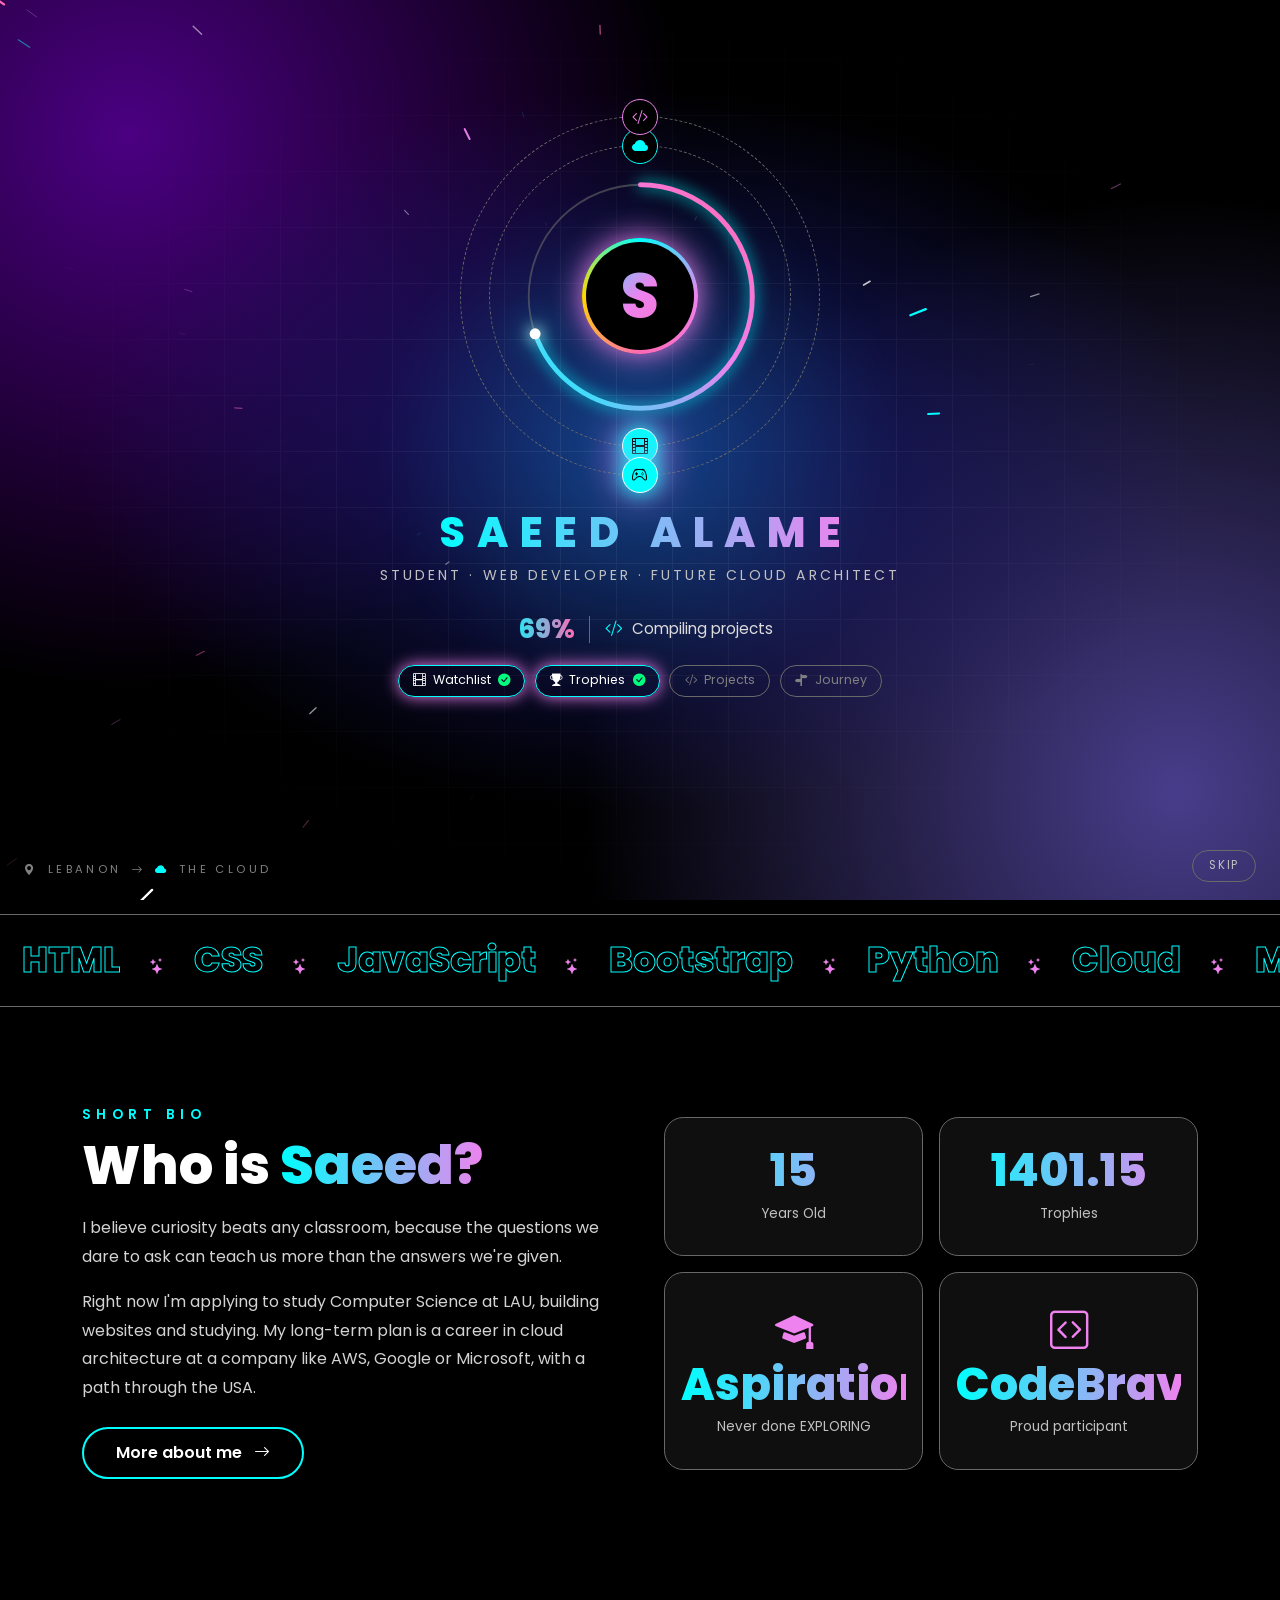
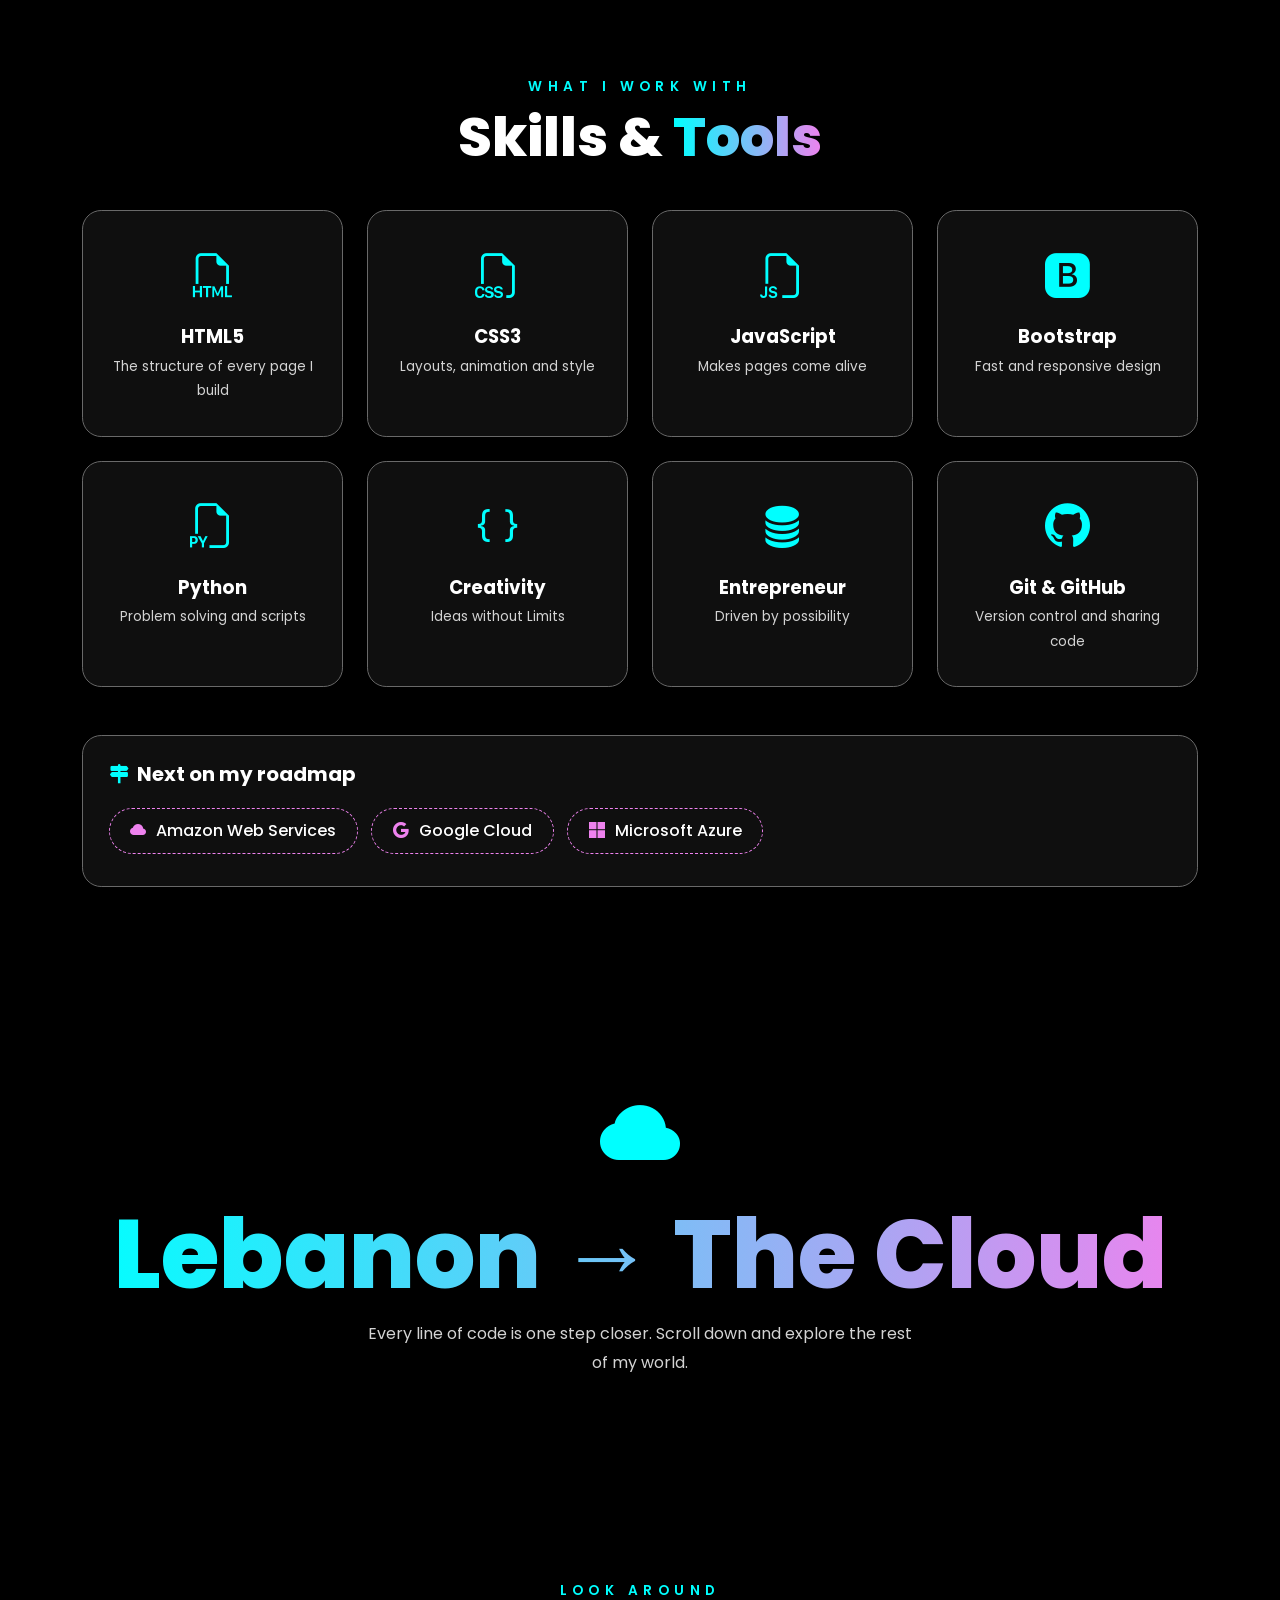
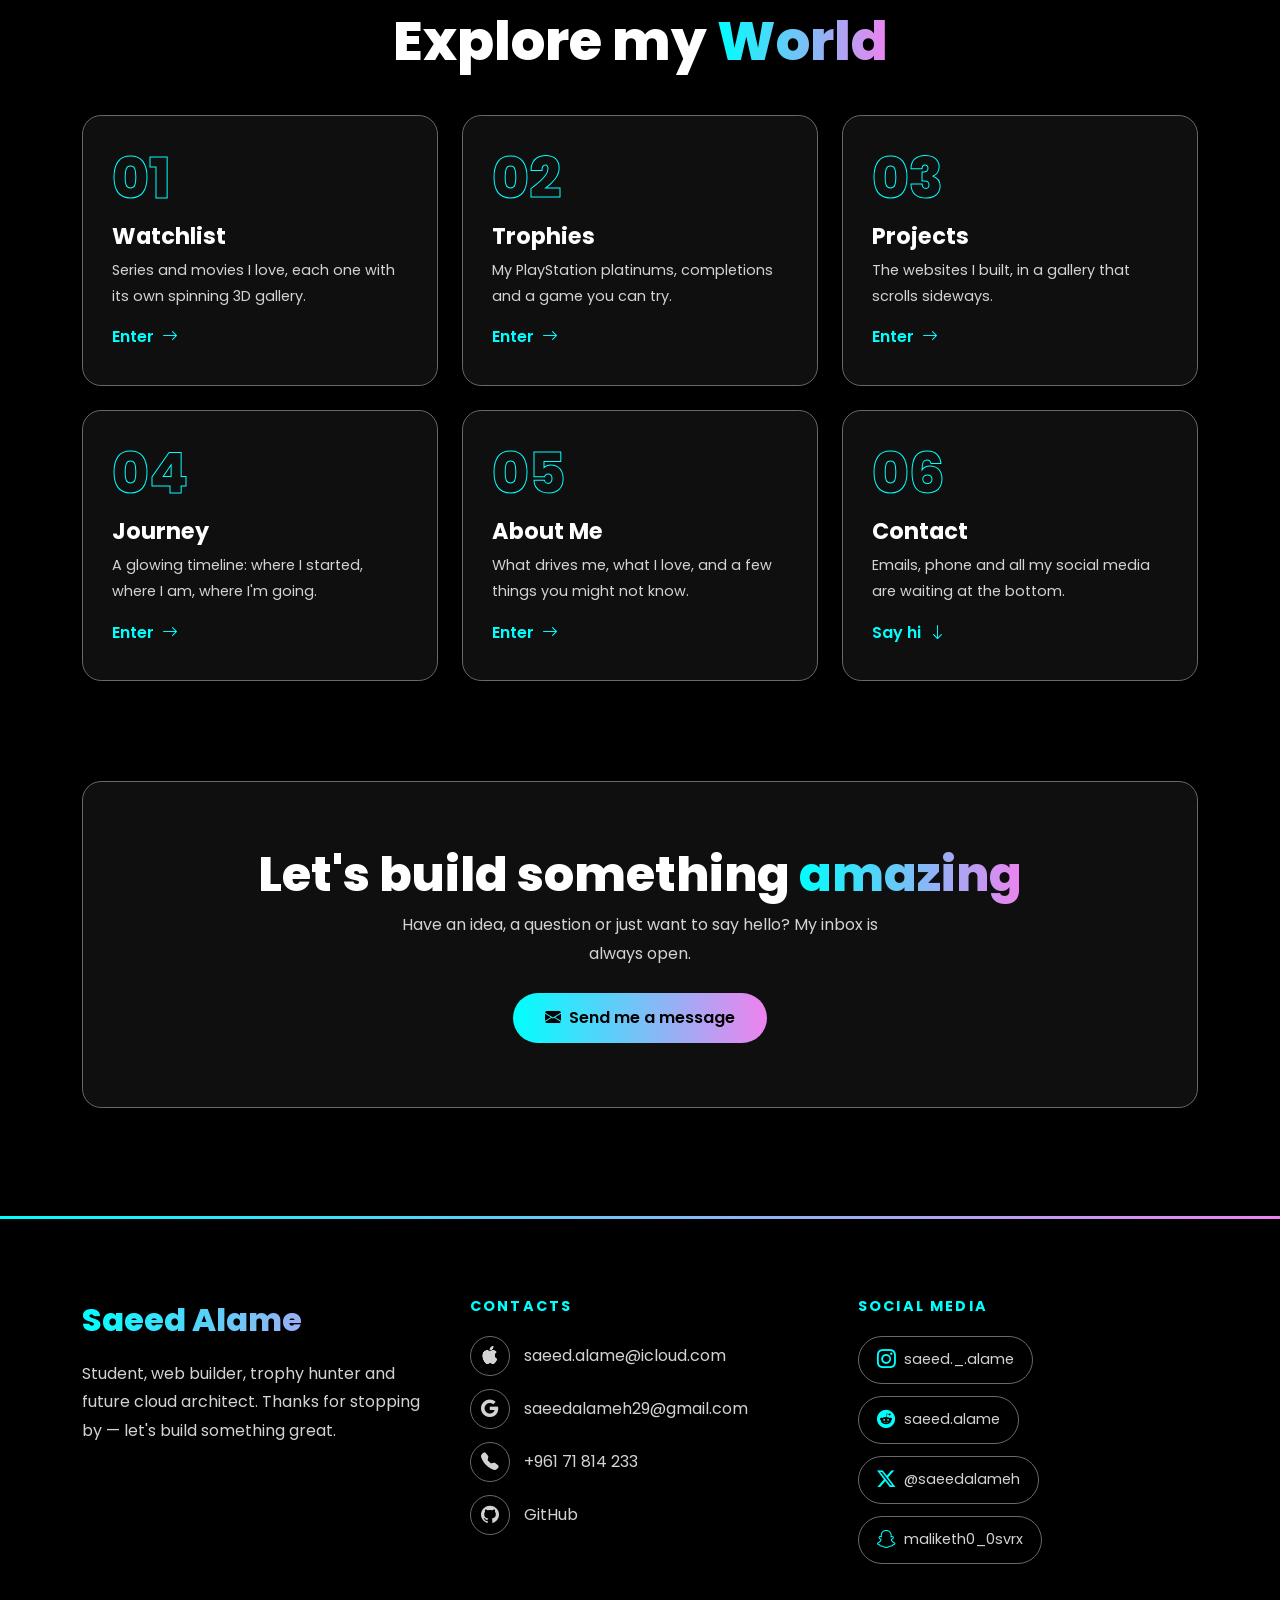
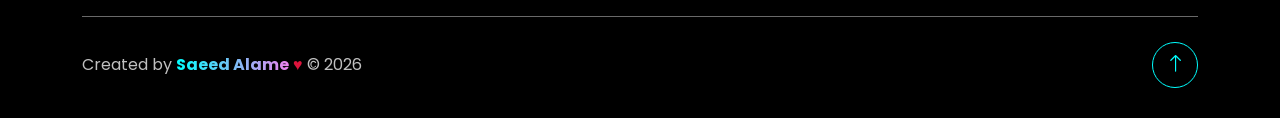
<file: index.html>
<!DOCTYPE html>
<html lang="en" data-bs-theme="dark">
<head>
  <meta charset="UTF-8">
  <meta name="viewport" content="width=device-width, initial-scale=1">
  <title>Saeed Alame | Portfolio</title>

  <link href="https://cdn.jsdelivr.net/npm/bootstrap@5.3.3/dist/css/bootstrap.min.css" rel="stylesheet">
  <link href="https://cdn.jsdelivr.net/npm/bootstrap-icons@1.11.3/font/bootstrap-icons.min.css" rel="stylesheet">
  <link href="https://fonts.googleapis.com/css2?family=Poppins:wght@300;400;500;600;700;800&family=Playfair+Display:ital,wght@0,600;0,800;1,600&display=swap" rel="stylesheet">

  <link rel="stylesheet" href="css/style.css">
  <link rel="stylesheet" href="css/home.css">
  <link rel="stylesheet" href="css/pre.css">
</head>

<body data-theme="home">
  <script src="js/pre.js"></script>
   <script src="js/transition.js"></script>


 
  <header id="site-header"></header>


  
  <section class="hero" id="top">
    <div class="container">
      <div class="row align-items-center g-5">

        
        <div class="col-lg-7 text-center text-lg-start">
          <p class="hello">Hello, world &mdash; I'm</p>
          <h1 class="hero-name gradient-text">Saeed Alame</h1>

          
          <h2 class="hero-role">
            I'm <span class="typing" data-words="an Aspiring Cloud Architect|a Web Developer|a Computer Science Student|a Rural Graduate|a Movie &amp; Series Addict|a PlayStation Trophy Hunter"></span><span class="cursor">|</span>
          </h2>

          <p class="hero-bio mx-auto mx-lg-0">
            I'm a student from Lebanon who's obsessed with knowledge &amp; teaching himself, finished a lot of courses like United Kingdom LinguaPhone,Rural Entrepreneur
            &amp; participated in a lot of competitions in my HighSchool , participated in the Model United Nations by the LAUSM, done a lot of volunteering and community services work for my town and others through their clubs &amp; other communities (like Mimess club, Hmeya Bthmeek Nature,RedCross) . I build websites, hunt PlayStation trophies, binge great stories,
            and I'm aiming for a career designing the cloud at AWS, Google or Microsoft.
          </p>

          <div class="hero-buttons mt-4">
            <a href="projects.html" class="btn btn-glow"><i class="bi bi-rocket-takeoff-fill me-2"></i>See My Projects</a>
            <a href="journey.html" class="btn btn-ghost"><i class="bi bi-signpost-split-fill me-2"></i>My Journey</a>
          </div>
        </div>

        
        <div class="col-lg-5">
          <div class="portrait-wrap">

            <div class="orbit orbit-1">
              <i class="bi bi-cloud-fill"></i>
              <i class="bi bi-film second"></i>
            </div>
            <div class="orbit orbit-2">
              <i class="bi bi-code-slash"></i>
              <i class="bi bi-controller second"></i>
            </div>

            <div class="portrait-glow"></div>
            <div class="portrait-ring"></div>
            <div class="portrait">
              
              <img src="images/saeed.jpeg" alt="Saeed Alame" class="soft">
            </div>

            <div class="float-badge glass badge-1"><i class="bi bi-mortarboard-fill"></i>Entrepreneur</div>
            <div class="float-badge glass badge-2"><i class="bi bi-award-fill"></i>Video Gamer</div>
            <div class="float-badge glass badge-3"><i class="bi bi-star-fill"></i>Programmer</div>
            <div class="float-badge glass badge-4"><i class="bi bi-cloud-fill"></i>Future Cloud Architect</div>
          </div>
        </div>

      </div>
    </div>

    <a href="#about-me" class="scroll-hint"><i class="bi bi-mouse"></i>scroll</a>
  </section>


  
  <div class="marquee">
    <div class="marquee-track">
      <span>HTML</span><i class="bi bi-stars"></i><span>CSS</span><i class="bi bi-stars"></i><span>JavaScript</span><i class="bi bi-stars"></i><span>Bootstrap</span><i class="bi bi-stars"></i><span>Python</span><i class="bi bi-stars"></i><span>Cloud</span><i class="bi bi-stars"></i><span>Movies</span><i class="bi bi-stars"></i><span>Trophies</span><i class="bi bi-stars"></i>
      
      <span>HTML</span><i class="bi bi-stars"></i><span>CSS</span><i class="bi bi-stars"></i><span>JavaScript</span><i class="bi bi-stars"></i><span>Bootstrap</span><i class="bi bi-stars"></i><span>Python</span><i class="bi bi-stars"></i><span>Cloud</span><i class="bi bi-stars"></i><span>Movies</span><i class="bi bi-stars"></i><span>Trophies</span><i class="bi bi-stars"></i>
    </div>
  </div>


  
  <section class="section-pad" id="about-me">
    <div class="container">
      <div class="row align-items-center g-5">

        <div class="col-lg-6 reveal reveal-left">
          <h2 class="section-title"><small>Short bio</small>Who is <span class="gradient-text">Saeed?</span></h2>
          <p>
            I believe curiosity beats any classroom, because the questions we dare to ask can teach us more than the answers we're given.
          </p>
          <p>
            Right now I'm applying to study Computer Science at LAU, building websites and studying.
            My long-term plan is a career in cloud architecture at a company like AWS, Google or Microsoft, with a path
            through the USA.
          </p>
          <a href="about.html" class="btn btn-ghost mt-2">More about me <i class="bi bi-arrow-right ms-2"></i></a>
        </div>

        <div class="col-lg-6">
          <div class="row g-3">
            <div class="col-6 reveal">
              <div class="stat-card glass tilt">
                <div class="stat-number gradient-text"><span class="counter" data-target="16">0</span></div>
                <p class="stat-label">Years Old</p>
              </div>
            </div>
            <div class="col-6 reveal">
              <div class="stat-card glass tilt">
                <div class="stat-number gradient-text"><span class="counter" data-target="1536" data-decimals="2">0</span></div>
                <p class="stat-label">Trophies</p>
              </div>
            </div>
            <div class="col-6 reveal">
              <div class="stat-card glass tilt">
                <i class="bi bi-mortarboard-fill big-icon"></i>
                <div class="stat-number gradient-text">Aspiration</div>
                <p class="stat-label">Never done EXPLORING</p>
              </div>
            </div>
            <div class="col-6 reveal">
              <div class="stat-card glass tilt">
                <i class="bi bi-code-square big-icon"></i>
                <div class="stat-number gradient-text">CodeBrave</div>
                <p class="stat-label">Proud participant</p>
              </div>
            </div>
          </div>
        </div>

      </div>
    </div>
  </section>


  
  <section class="section-pad" id="skills">
    <div class="container">
      <div class="text-center reveal">
        <h2 class="section-title"><small>What I work with</small>Skills &amp; <span class="gradient-text">Tools</span></h2>
      </div>

      
      <div class="row g-4 mt-2">

        <div class="col-6 col-md-3 reveal">
          <div class="skill-card glass tilt">
            <i class="bi bi-filetype-html"></i>
            <h3>HTML5</h3>
            <p>The structure of every page I build</p>
          </div>
        </div>

        <div class="col-6 col-md-3 reveal">
          <div class="skill-card glass tilt">
            <i class="bi bi-filetype-css"></i>
            <h3>CSS3</h3>
            <p>Layouts, animation and style</p>
          </div>
        </div>

        <div class="col-6 col-md-3 reveal">
          <div class="skill-card glass tilt">
            <i class="bi bi-filetype-js"></i>
            <h3>JavaScript</h3>
            <p>Makes pages come alive</p>
          </div>
        </div>

        <div class="col-6 col-md-3 reveal">
          <div class="skill-card glass tilt">
            <i class="bi bi-bootstrap-fill"></i>
            <h3>Bootstrap</h3>
            <p>Fast and responsive design</p>
          </div>
        </div>

        <div class="col-6 col-md-3 reveal">
          <div class="skill-card glass tilt">
            <i class="bi bi-filetype-py"></i>
            <h3>Python</h3>
            <p>Problem solving and scripts</p>
          </div>
        </div>

        <div class="col-6 col-md-3 reveal">
          <div class="skill-card glass tilt">
            <i class="bi bi-braces"></i>
            <h3>Creativity</h3>
            <p>Ideas without Limits</p>
          </div>
        </div>

        <div class="col-6 col-md-3 reveal">
          <div class="skill-card glass tilt">
            <i class="bi bi-database-fill"></i>
            <h3>Entrepreneur</h3>
            <p>Driven by possibility</p>
          </div>
        </div>

        <div class="col-6 col-md-3 reveal">
          <div class="skill-card glass tilt">
            <i class="bi bi-github"></i>
            <h3>Git &amp; GitHub</h3>
            <p>Version control and sharing code</p>
          </div>
        </div>

      </div>

      <div class="roadmap glass mt-5 reveal">
        <h3 class="h5 fw-bold mb-3"><i class="bi bi-signpost-2-fill me-2" style="color: var(--accent);"></i>Next on my roadmap</h3>
        <span class="roadmap-chip"><i class="bi bi-cloud-fill"></i>Amazon Web Services</span>
        <span class="roadmap-chip"><i class="bi bi-google"></i>Google Cloud</span>
        <span class="roadmap-chip"><i class="bi bi-microsoft"></i>Microsoft Azure</span>
      </div>
    </div>
  </section>
 


  
  <section class="sky-banner">
    <div class="container reveal reveal-zoom">
      <span class="cloud"><i class="bi bi-cloud-fill"></i></span>
      <h2 class="gradient-text">Lebanon &rarr; The Cloud</h2>
      <p class="mx-auto" style="max-width: 560px;">Every line of code is one step closer. Scroll down and explore the rest of my world.</p>
    </div>
  </section>


  
  <section class="section-pad" id="explore">
    <div class="container">
      <div class="text-center reveal">
        <h2 class="section-title"><small>Look around</small>Explore my <span class="gradient-text">World</span></h2>
      </div>

      <div class="row g-4 mt-2">

        <div class="col-md-6 col-lg-4 reveal">
          <a href="watchlist.html" class="explore-card glass tilt">
            <div class="number">01</div>
            <h3>Watchlist</h3>
            <p>Series and movies I love, each one with its own spinning 3D gallery.</p>
            <span class="go">Enter <i class="bi bi-arrow-right"></i></span>
          </a>
        </div>

        <div class="col-md-6 col-lg-4 reveal">
          <a href="trophies.html" class="explore-card glass tilt">
            <div class="number">02</div>
            <h3>Trophies</h3>
            <p>My PlayStation platinums, completions and a game you can try.</p>
            <span class="go">Enter <i class="bi bi-arrow-right"></i></span>
          </a>
        </div>

        <div class="col-md-6 col-lg-4 reveal">
          <a href="projects.html" class="explore-card glass tilt">
            <div class="number">03</div>
            <h3>Projects</h3>
            <p>The websites I built, in a gallery that scrolls sideways.</p>
            <span class="go">Enter <i class="bi bi-arrow-right"></i></span>
          </a>
        </div>

        <div class="col-md-6 col-lg-4 reveal">
          <a href="journey.html" class="explore-card glass tilt">
            <div class="number">04</div>
            <h3>Journey</h3>
            <p>A glowing timeline: where I started, where I am, where I'm going.</p>
            <span class="go">Enter <i class="bi bi-arrow-right"></i></span>
          </a>
        </div>

        <div class="col-md-6 col-lg-4 reveal">
          <a href="about.html" class="explore-card glass tilt">
            <div class="number">05</div>
            <h3>About Me</h3>
            <p>What drives me, what I love, and a few things you might not know.</p>
            <span class="go">Enter <i class="bi bi-arrow-right"></i></span>
          </a>
        </div>

        <div class="col-md-6 col-lg-4 reveal">
          <a href="#contact" class="explore-card glass tilt">
            <div class="number">06</div>
            <h3>Contact</h3>
            <p>Emails, phone and all my social media are waiting at the bottom.</p>
            <span class="go">Say hi <i class="bi bi-arrow-down"></i></span>
          </a>
        </div>

      </div>
    </div>
  </section>


  
  <section class="pb-5">
    <div class="container">
      <div class="cta glass reveal reveal-zoom">
        <h2>Let's build something <span class="gradient-text">amazing</span></h2>
        <p class="mx-auto mb-4" style="max-width: 520px;">Have an idea, a question or just want to say hello? My inbox is always open.</p>
        <a href="mailto:saeedalameh29@gmail.com" class="btn btn-glow"><i class="bi bi-envelope-fill me-2"></i>Send me a message</a>
      </div>
    </div>
  </section>


  
  <footer id="site-footer"></footer>


  
  <script src="https://cdn.jsdelivr.net/npm/bootstrap@5.3.3/dist/js/bootstrap.bundle.min.js"></script>
  <script src="js/layout.js"></script>
  <script src="js/background.js"></script>
  <script src="js/main.js"></script>
</body>
</html>
</file>
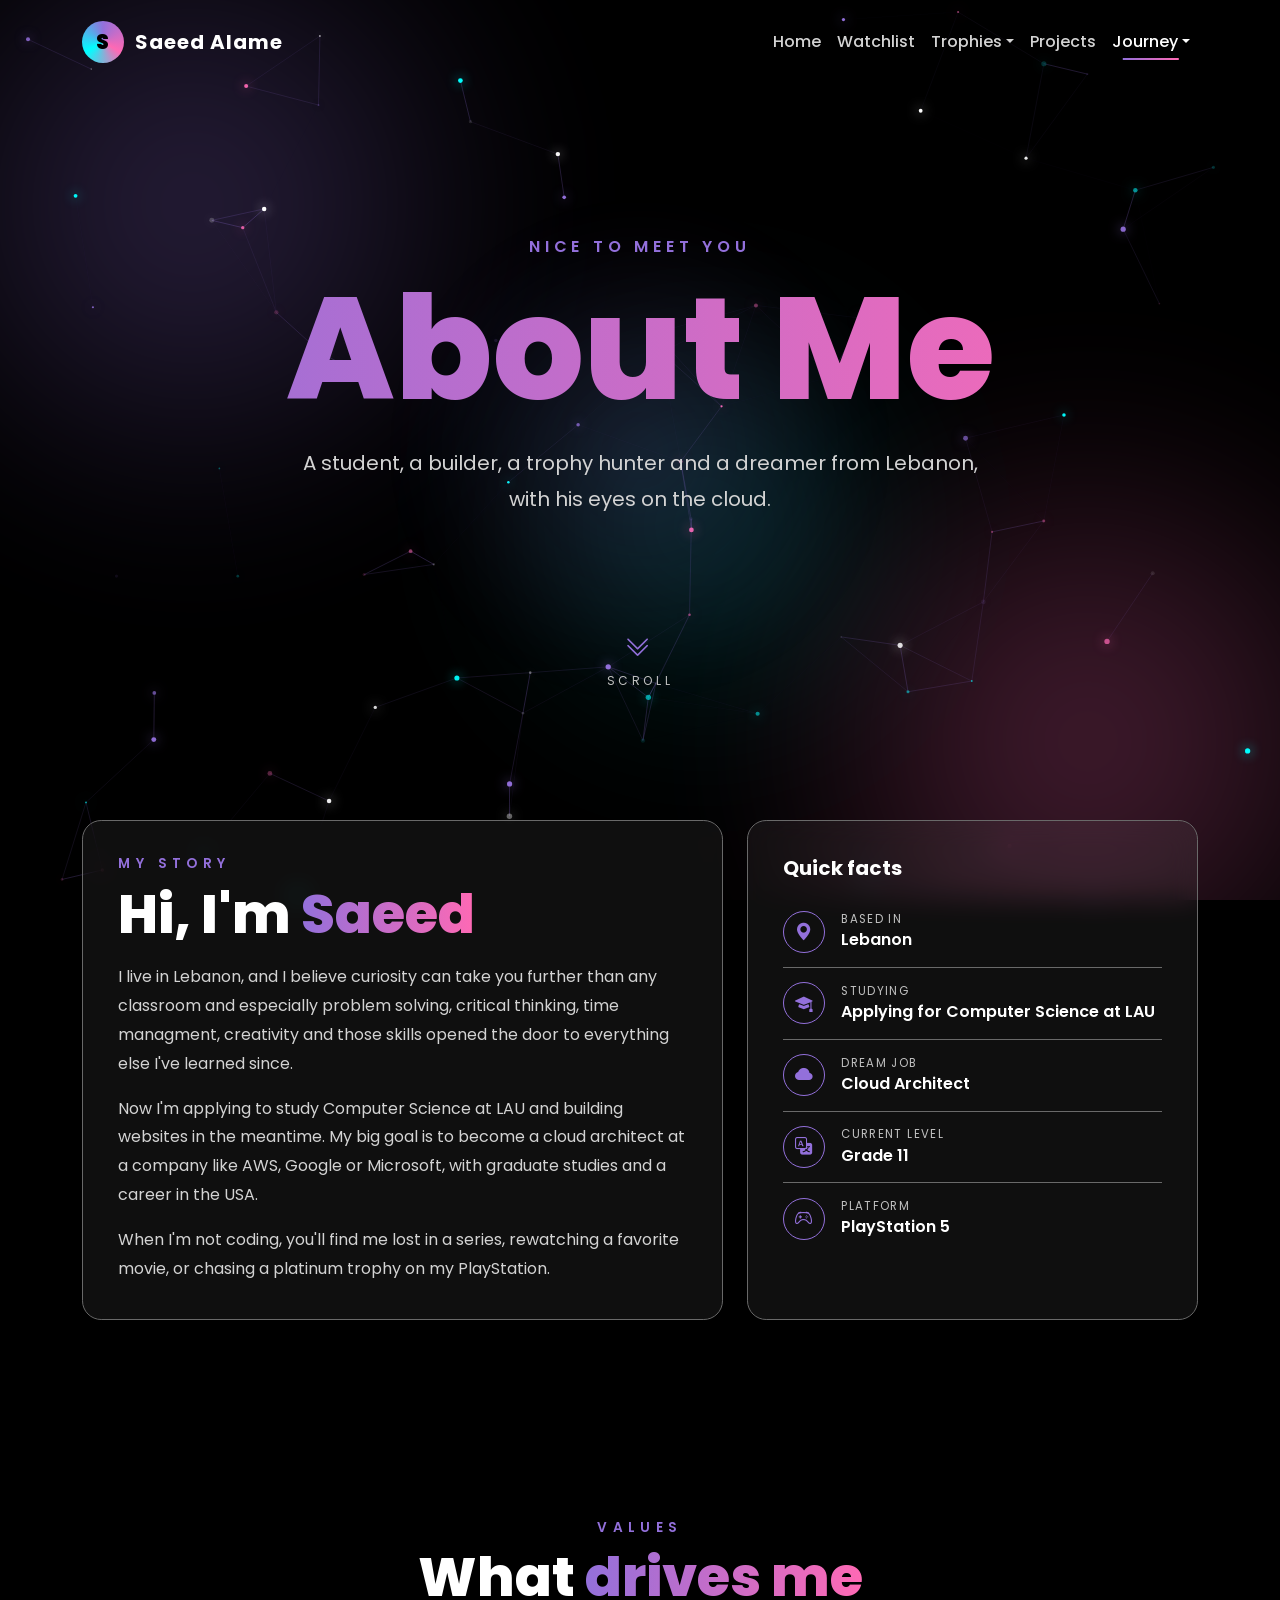
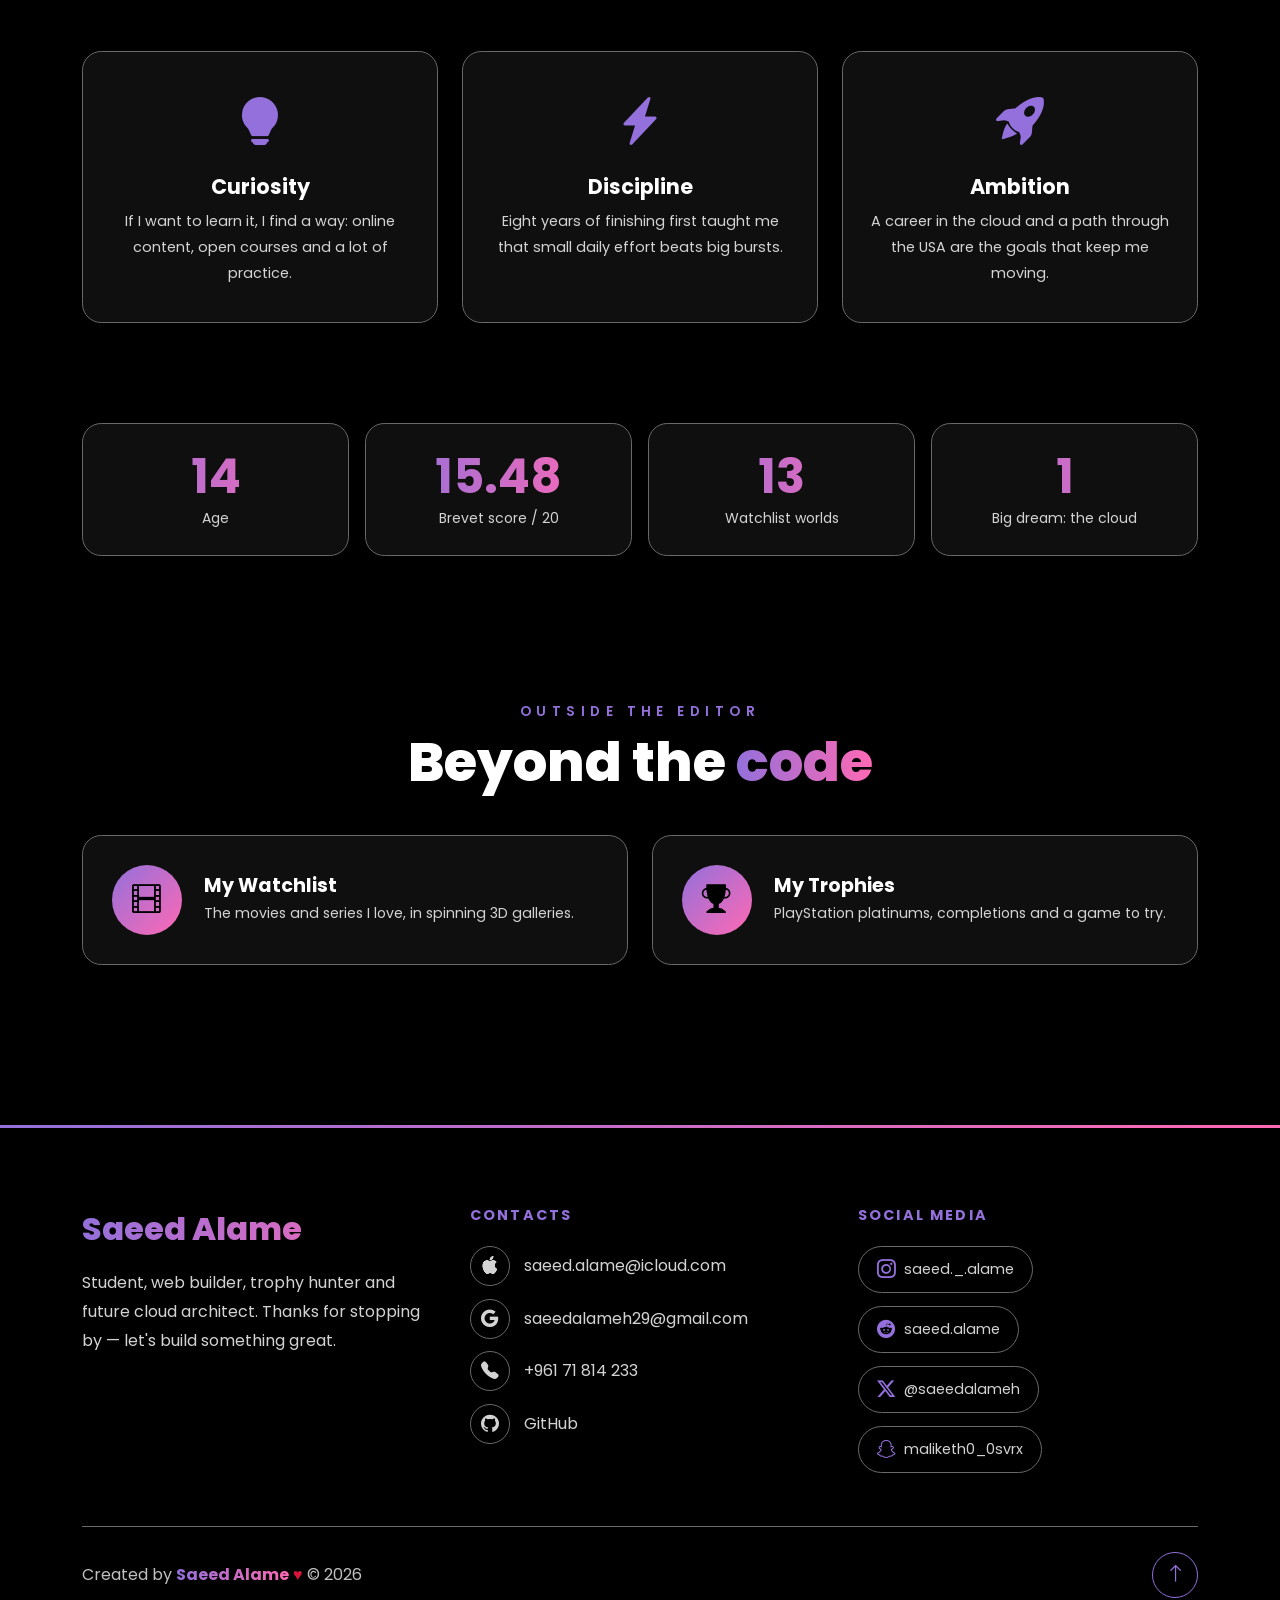
<file: about.html>
<!DOCTYPE html>
<html lang="en" data-bs-theme="dark">
<head>
  <meta charset="UTF-8">
  <meta name="viewport" content="width=device-width, initial-scale=1">
  <title>About Me | Saeed Alame</title>

  <link href="https://cdn.jsdelivr.net/npm/bootstrap@5.3.3/dist/css/bootstrap.min.css" rel="stylesheet">
  <link href="https://cdn.jsdelivr.net/npm/bootstrap-icons@1.11.3/font/bootstrap-icons.min.css" rel="stylesheet">
  <link href="https://fonts.googleapis.com/css2?family=Poppins:wght@300;400;500;600;700;800&family=Playfair+Display:ital,wght@0,600;0,800;1,600&display=swap" rel="stylesheet">

  <link rel="stylesheet" href="css/style.css">
  <link rel="stylesheet" href="css/about.css">
</head>

<body data-theme="about">
  <script src="js/transition.js"></script>

  <header id="site-header"></header>


  
  <section class="page-hero about-hero">
    <div class="container">
      <p class="hello" style="color: var(--accent); letter-spacing: 0.3em; text-transform: uppercase; font-weight: 600;">Nice to meet you</p>
      <h1 class="page-title gradient-text">About Me</h1>
      <p class="page-subtitle">A student, a builder, a trophy hunter and a dreamer from Lebanon, with his eyes on the cloud.</p>
    </div>
    <a href="#story" class="scroll-hint"><i class="bi bi-chevron-double-down"></i>scroll</a>
  </section>


  
  <section class="section-pad" id="story">
    <div class="container">
      <div class="row g-4">

        <div class="col-lg-7 reveal reveal-left">
          <div class="story-card glass">
            <h2 class="section-title"><small>My story</small>Hi, I'm <span class="gradient-text">Saeed</span></h2>
            <p>
              I live in Lebanon, and I believe curiosity can take you further than any classroom and especially problem solving, critical thinking, time managment, creativity and those skills opened the door to everything else I've learned since.
            </p>

            <p>
              Now I'm applying to study Computer Science at LAU and building websites in the meantime. My big goal is to become
              a cloud architect at a company like AWS, Google or Microsoft, with graduate studies and a career in the USA.
            </p>
            <p class="mb-0">
              When I'm not coding, you'll find me lost in a series, rewatching a favorite movie, or chasing a platinum trophy on my PlayStation.
            </p>
          </div>
        </div>

        <div class="col-lg-5 reveal reveal-right">
          <div class="story-card glass">
            <h3 class="h5 fw-bold mb-3">Quick facts</h3>
            
            <ul class="fact-list">
              <li><i class="bi bi-geo-alt-fill"></i><div><small>Based in</small><strong>Lebanon</strong></div></li>
              <li><i class="bi bi-mortarboard-fill"></i><div><small>Studying</small><strong>Applying for Computer Science at LAU</strong></div></li>
              <li><i class="bi bi-cloud-fill"></i><div><small>Dream job</small><strong>Cloud Architect</strong></div></li>
              <li><i class="bi bi-translate"></i><div><small>Current Level</small><strong>Grade 11</strong></div></li>
              <li><i class="bi bi-controller"></i><div><small>Platform</small><strong>PlayStation 5</strong></div></li>
            </ul>
          </div>
        </div>

      </div>
    </div>
  </section>
  

  
  <section class="section-pad">
    <div class="container">
      <div class="text-center reveal">
        <h2 class="section-title"><small>Values</small>What <span class="gradient-text">drives me</span></h2>
      </div>

      <div class="row g-4 mt-2">
        <div class="col-md-4 reveal">
          <div class="drive-card glass tilt">
            <i class="bi bi-lightbulb-fill"></i>
            <h3>Curiosity</h3>
            <p>If I want to learn it, I find a way: online content, open courses and a lot of practice.</p>
          </div>
        </div>
        <div class="col-md-4 reveal">
          <div class="drive-card glass tilt">
            <i class="bi bi-lightning-charge-fill"></i>
            <h3>Discipline</h3>
            <p>Eight years of finishing first taught me that small daily effort beats big bursts.</p>
          </div>
        </div>
        <div class="col-md-4 reveal">
          <div class="drive-card glass tilt">
            <i class="bi bi-rocket-takeoff-fill"></i>
            <h3>Ambition</h3>
            <p>A career in the cloud and a path through the USA are the goals that keep me moving.</p>
          </div>
        </div>
      </div>
    </div>
  </section>


  
  <section class="pb-5">
    <div class="container">
      <div class="row g-3">
        <div class="col-6 col-md-3 reveal"><div class="glass tilt p-4 text-center h-100"><div class="display-5 fw-bold gradient-text"><span class="counter" data-target="16">0</span></div><p class="mb-0 small">Age</p></div></div>
        <div class="col-6 col-md-3 reveal"><div class="glass tilt p-4 text-center h-100"><div class="display-5 fw-bold gradient-text"><span class="counter" data-target="18.15" data-decimals="2">0</span></div><p class="mb-0 small">Brevet score / 20</p></div></div>
        <div class="col-6 col-md-3 reveal"><div class="glass tilt p-4 text-center h-100"><div class="display-5 fw-bold gradient-text"><span class="counter" data-target="15">0</span></div><p class="mb-0 small">Watchlist worlds</p></div></div>
        <div class="col-6 col-md-3 reveal"><div class="glass tilt p-4 text-center h-100"><div class="display-5 fw-bold gradient-text">1</div><p class="mb-0 small">Big dream: the cloud</p></div></div>
      </div>
    </div>
  </section>


  
  <section class="section-pad">
    <div class="container">
      <div class="text-center reveal">
        <h2 class="section-title"><small>Outside the editor</small>Beyond the <span class="gradient-text">code</span></h2>
      </div>

      <div class="row g-4 mt-2">
        <div class="col-md-6 reveal reveal-left">
          <a href="watchlist.html" class="beyond-card glass tilt">
            <span class="big"><i class="bi bi-film"></i></span>
            <div><h3>My Watchlist</h3><p>The movies and series I love, in spinning 3D galleries.</p></div>
          </a>
        </div>
        <div class="col-md-6 reveal reveal-right">
          <a href="trophies.html" class="beyond-card glass tilt">
            <span class="big"><i class="bi bi-trophy-fill"></i></span>
            <div><h3>My Trophies</h3><p>PlayStation platinums, completions and a game to try.</p></div>
          </a>
        </div>
      </div>
    </div>
  </section>


  <footer id="site-footer"></footer>

  <script src="https://cdn.jsdelivr.net/npm/bootstrap@5.3.3/dist/js/bootstrap.bundle.min.js"></script>
  <script src="js/layout.js"></script>
  <script src="js/background.js"></script>
  <script src="js/main.js"></script>
</body>
</html>
</file>
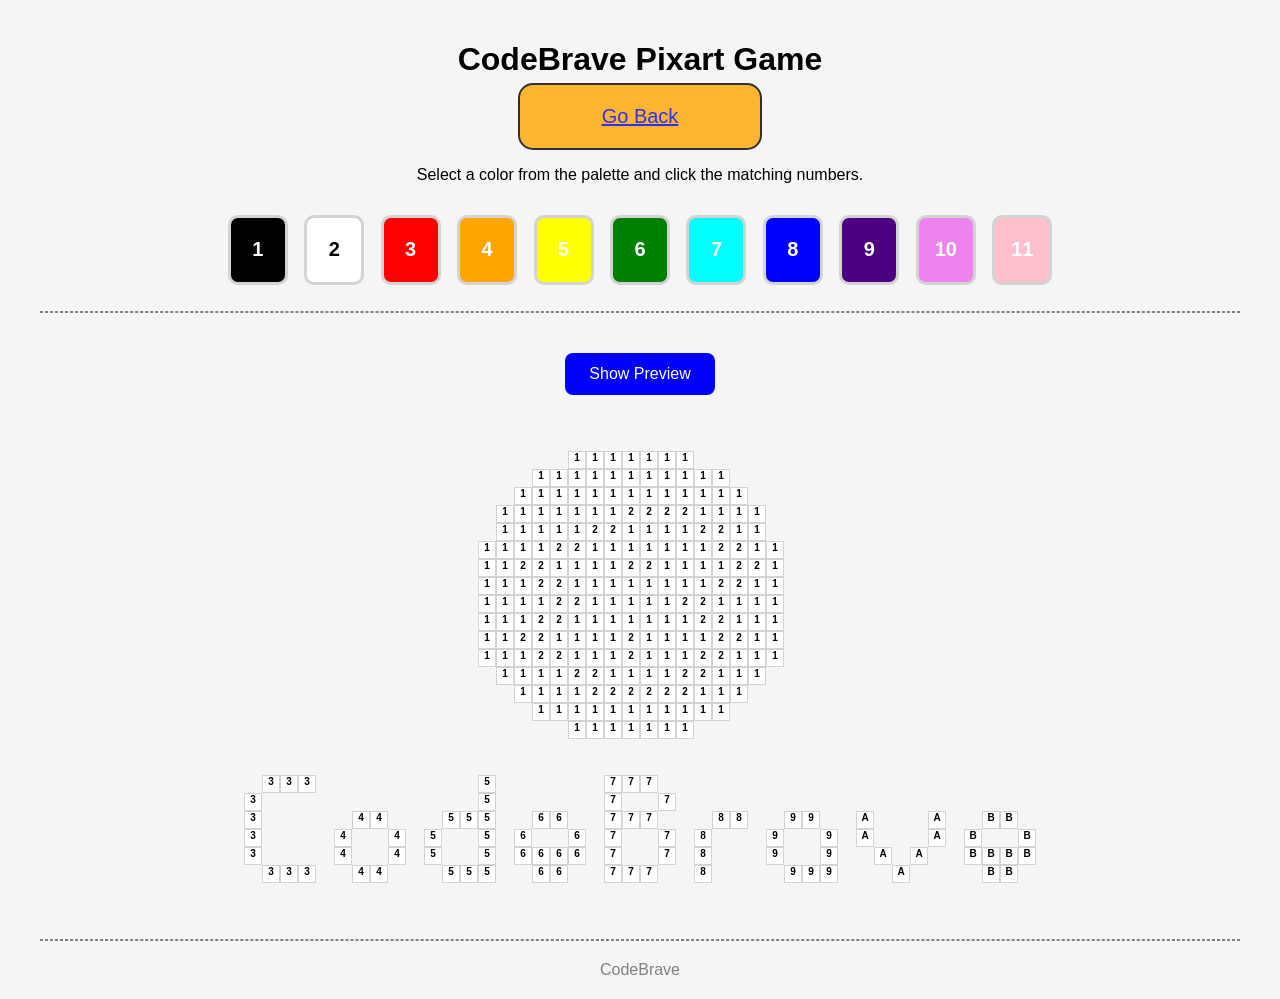
<file: game.html>
<!DOCTYPE html>
<html lang="en">
<head>
    <meta charset="UTF-8">
    <meta name="viewport" content="width=device-width, initial-scale=1.0">
    <title>CodeBrave Pixart Game</title>
    <link rel="stylesheet" href="css/game.css">
</head>
<body>
    <h1>CodeBrave Pixart Game</h1>
    <a href="try-game.html" class="gb">Go Back</a>
    <p>Select a color from the palette and click the matching numbers.</p>
    <div onclick="choose('black',this)" class="color" style="background-color:black;">1</div>
    <div onclick="choose('white',this)" class="color" style="background-color:white;color: black;">2</div>
    <div onclick="choose('red',this)" class="color" style="background-color:red;">3</div>
    <div onclick="choose('orange',this)" class="color" style="background-color:orange;">4</div>
    <div onclick="choose('yellow',this)" class="color" style="background-color:yellow;">5</div>
    <div onclick="choose('green',this)" class="color" style="background-color:green;">6</div>
    <div onclick="choose('cyan',this)" class="color" style="background-color:cyan;">7</div>
    <div onclick="choose('blue',this)" class="color" style="background-color:blue;">8</div>
    <div onclick="choose('indigo',this)" class="color" style="background-color:indigo;">9</div>
    <div onclick="choose('violet',this)" class="color" style="background-color:violet;">10</div>
    <div onclick="choose('pink',this)" class="color" style="background-color:pink;">11</div>
    <hr>
    <button onclick="preview()">Show Preview</button>
    <div id="art"></div>
    <hr>
    <footer>CodeBrave</footer>
    <script src="js/game.js"></script>
</body>
</html>
</file>
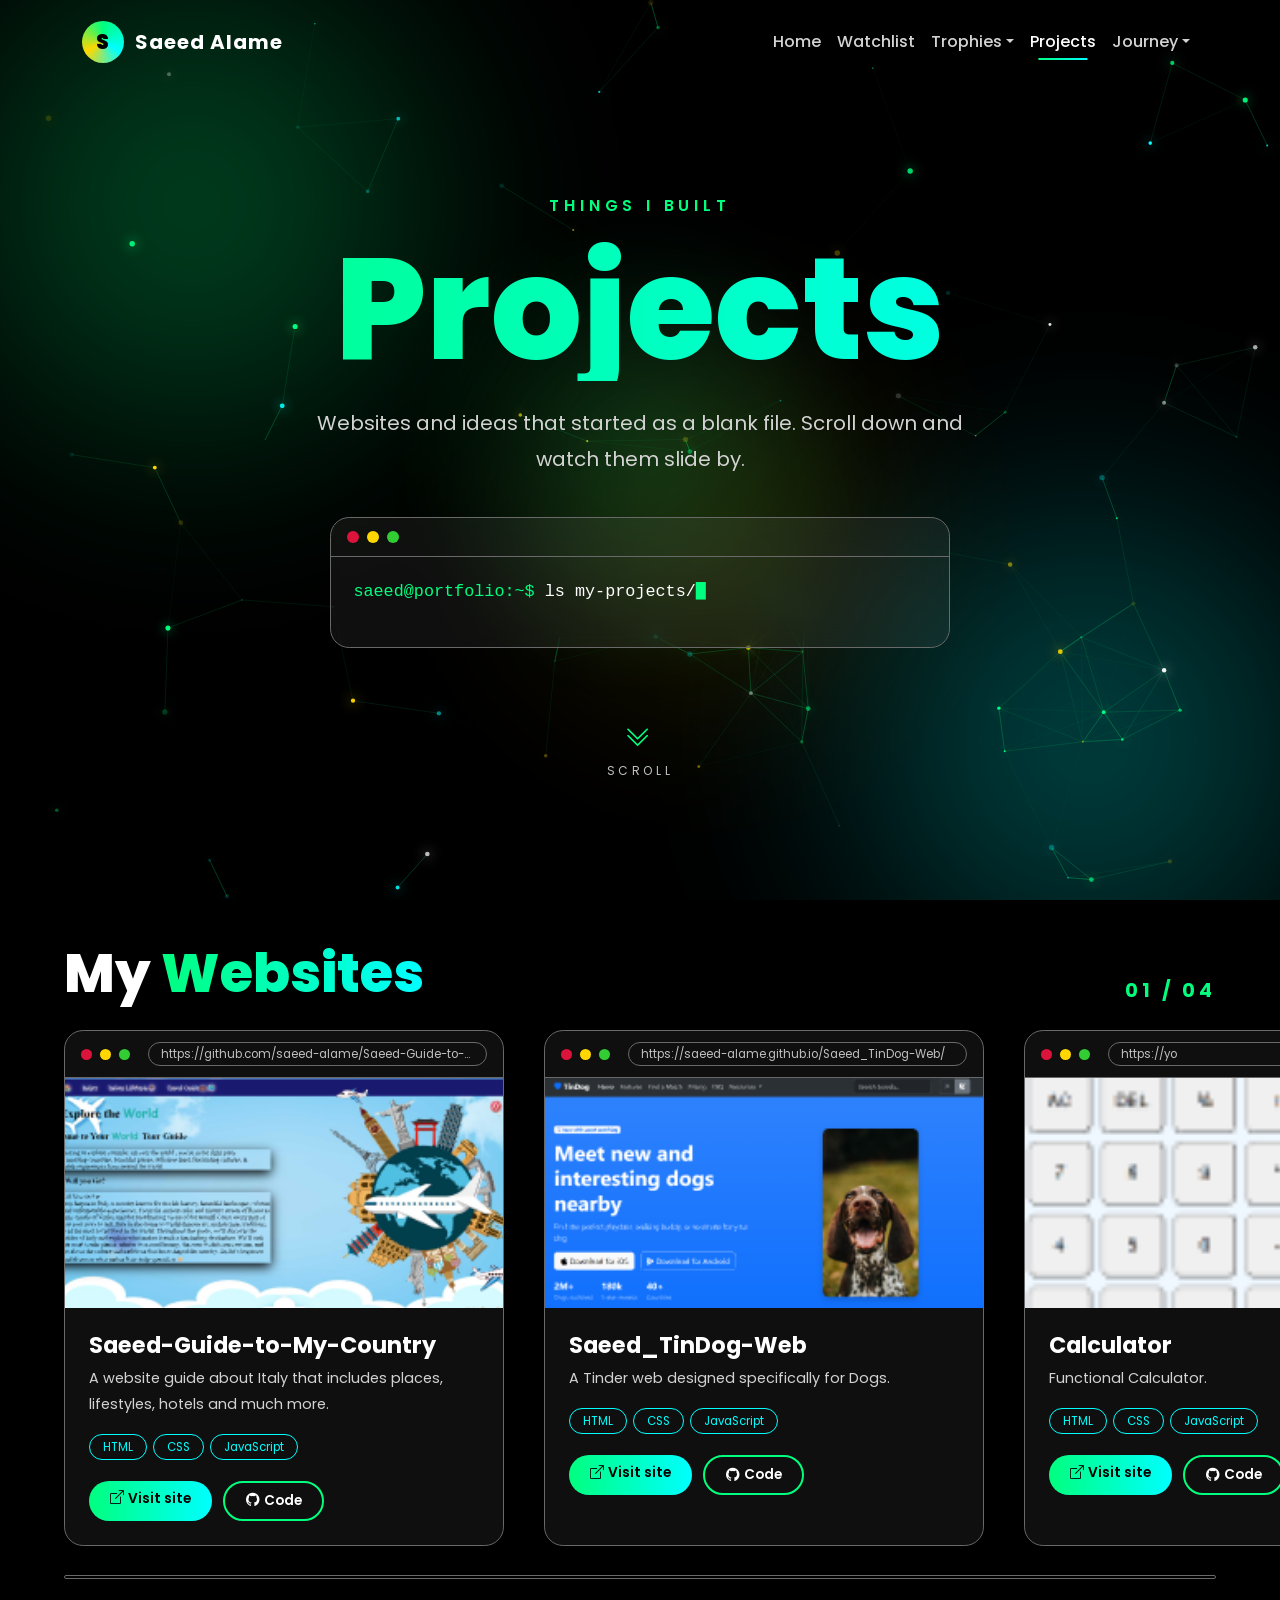
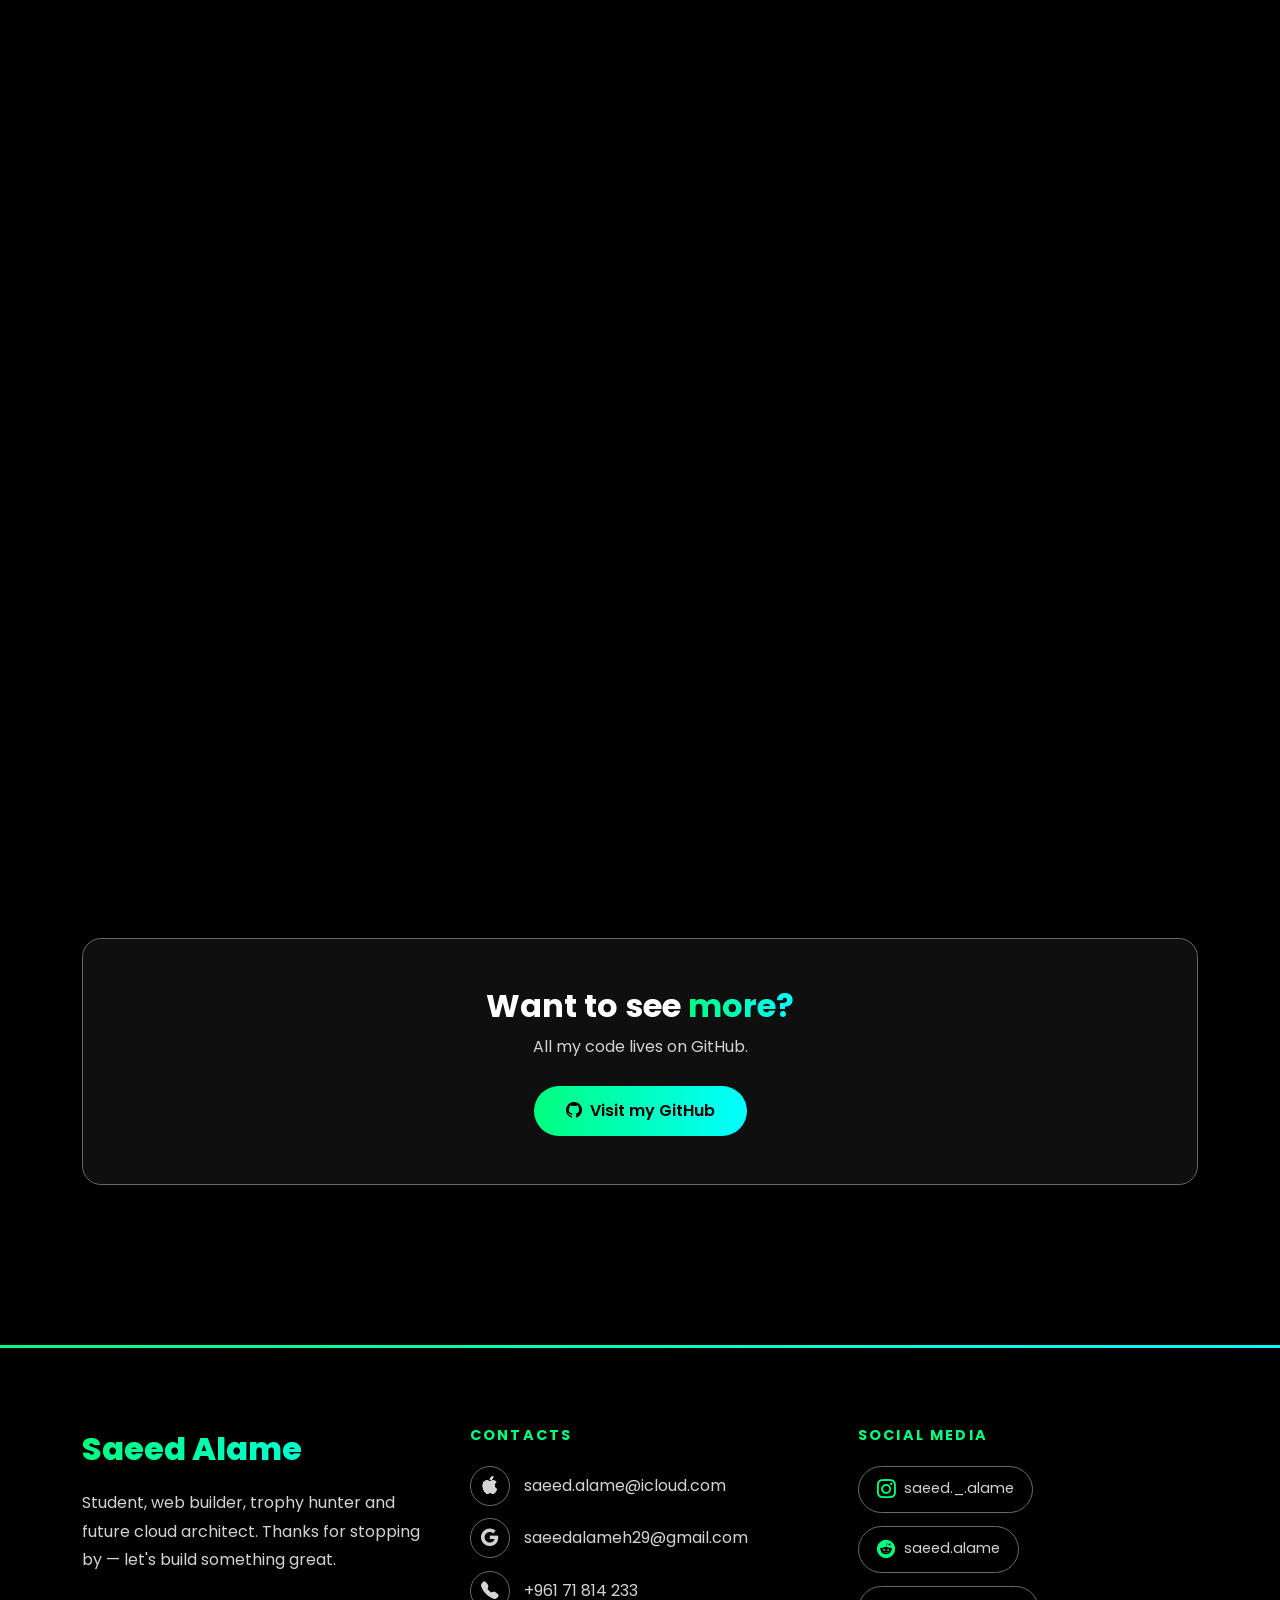
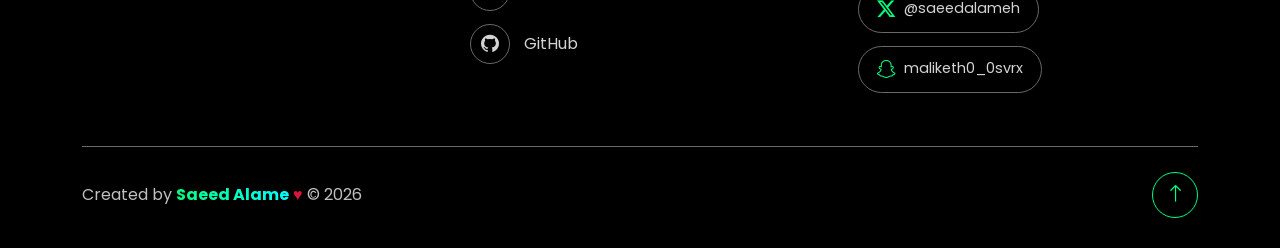
<file: projects.html>
<!DOCTYPE html>
<html lang="en" data-bs-theme="dark">
<head>
  <meta charset="UTF-8">
  <meta name="viewport" content="width=device-width, initial-scale=1">
  <title>Projects | Saeed Alame</title>

  <link href="https://cdn.jsdelivr.net/npm/bootstrap@5.3.3/dist/css/bootstrap.min.css" rel="stylesheet">
  <link href="https://cdn.jsdelivr.net/npm/bootstrap-icons@1.11.3/font/bootstrap-icons.min.css" rel="stylesheet">
  <link href="https://fonts.googleapis.com/css2?family=Poppins:wght@300;400;500;600;700;800&family=Playfair+Display:ital,wght@0,600;0,800;1,600&display=swap" rel="stylesheet">

  <link rel="stylesheet" href="css/style.css">
  <link rel="stylesheet" href="css/projects.css">
</head>

<body data-theme="projects">
   <script src="js/transition.js"></script>


  <header id="site-header"></header>


  
  <section class="page-hero project-hero">
    <div class="container">
      <p class="hello" style="color: var(--accent); letter-spacing: 0.3em; text-transform: uppercase; font-weight: 600;">Things I built</p>
      <h1 class="page-title gradient-text">Projects</h1>
      <p class="page-subtitle">Websites and ideas that started as a blank file. Scroll down and watch them slide by.</p>

      <div class="terminal glass reveal">
        <div class="terminal-top"><span></span><span></span><span></span></div>
        <div class="terminal-body">
          <span class="prompt">saeed@portfolio:~$</span>
          <span class="typing" data-words="ls my-projects/|open my-websites|echo 'built with curiosity'"></span><span class="cursor">&#9608;</span>
        </div>
      </div>
    </div>

    <a href="#h-scroll" class="scroll-hint"><i class="bi bi-chevron-double-down"></i>scroll</a>
  </section>


  
  <!--
    TO ADD A PROJECT: copy one whole <div class="project-card glass tilt"> block,
    paste it before the "next project" card, and change the texts and links.
    The number counter and the scroll length update by themselves.
  -->
  <section class="h-scroll" id="h-scroll">
    <div class="h-sticky">

      <div class="h-heading">
        <h2>My <span class="gradient-text">Websites</span></h2>
        <span class="h-count" id="h-count">01 / 05</span>
      </div>

      <div class="h-track" id="h-track">

        
        <div class="project-card glass tilt">
          <div class="browser-bar">
            <span class="dot"></span><span class="dot"></span><span class="dot"></span>
            <span class="browser-url">https://github.com/saeed-alame/Saeed-Guide-to-My-Country</span>
          </div>
          <div class="project-shot">
            <span class="num">01</span>
            
            <img src="images/projects/gtc.png" alt="Project 1 screenshot" class="soft">
          </div>
          <div class="project-info">
            <h3>Saeed-Guide-to-My-Country</h3>
            <p>A website guide about Italy that includes places, lifestyles, hotels and much more.</p>
            <span class="tech-chip">HTML</span><span class="tech-chip">CSS</span><span class="tech-chip">JavaScript</span>
            <div class="project-links">
              
              <a href="https://saeed-alame.github.io/Saeed-Guide-to-My-Country/travel.html" target="_blank" class="btn btn-glow"><i class="bi bi-box-arrow-up-right me-1"></i>Visit site</a>
              <a href="https://github.com/saeed-alame/Saeed-Guide-to-My-Country" target="_blank" class="btn btn-ghost"><i class="bi bi-github me-1"></i>Code</a>
            </div>
          </div>
        </div>

        
        <div class="project-card glass tilt">
          <div class="browser-bar">
            <span class="dot"></span><span class="dot"></span><span class="dot"></span>
            <span class="browser-url">https://saeed-alame.github.io/Saeed_TinDog-Web/</span>
          </div>
          <div class="project-shot">
            <span class="num">02</span>
            
            <img src="images/projects/tin.png" alt="Project 2 screenshot" class="soft">
          </div>
          <div class="project-info">
            <h3>Saeed_TinDog-Web</h3>
            <p>A Tinder web designed specifically for Dogs.</p>
            <span class="tech-chip">HTML</span><span class="tech-chip">CSS</span><span class="tech-chip">JavaScript</span>
            <div class="project-links">
              
              <a href="https://saeed-alame.github.io/Saeed_TinDog-Web/" target="_blank" class="btn btn-glow"><i class="bi bi-box-arrow-up-right me-1"></i>Visit site</a>
              <a href="https://github.com/saeed-alame/Saeed_TinDog-Web" target="_blank" class="btn btn-ghost"><i class="bi bi-github me-1"></i>Code</a>
            </div>
          </div>
        </div>

        
        <div class="project-card glass tilt">
          <div class="browser-bar">
            <span class="dot"></span><span class="dot"></span><span class="dot"></span>
            <span class="browser-url">https://yo</span>
          </div>
          <div class="project-shot">
            <span class="num">03</span>
            
            <img src="images/projects/clc.png" alt="Project 3 screenshot" class="soft">
          </div>
          <div class="project-info">
            <h3>Calculator</h3>
            <p>Functional Calculator.</p>
            <span class="tech-chip">HTML</span><span class="tech-chip">CSS</span><span class="tech-chip">JavaScript</span>
            <div class="project-links">
              
              <a href="https://saeed-alame.github.io/Saeed-CalC/" target="_blank" class="btn btn-glow"><i class="bi bi-box-arrow-up-right me-1"></i>Visit site</a>
              <a href="https://github.com/saeed-alame/Saeed-CalC" target="_blank" class="btn btn-ghost"><i class="bi bi-github me-1"></i>Code</a>
            </div>
          </div>
        </div>

        
      

        
        <div class="project-card glass next-card">
          <div>
            <i class="bi bi-gear-wide-connected"></i>
            <h3 class="mt-3 fw-bold">The next one is loading&hellip;</h3>
            <p>More projects are on the way.</p>
            <div class="loading-bar"><span></span></div>
          </div>
        </div>

      </div>

      <div class="h-progress"><div class="h-progress-fill" id="h-progress-fill"></div></div>
    </div>
  </section>


  
  <section class="section-pad">
    <div class="container">
      <div class="glass text-center p-5 reveal reveal-zoom">
        <h2 class="fw-bold">Want to see <span class="gradient-text">more?</span></h2>
        <p class="mx-auto mb-4" style="max-width: 520px;">All my code lives on GitHub.</p>
        
        <a href="https://github.com/" target="_blank" class="btn btn-glow"><i class="bi bi-github me-2"></i>Visit my GitHub</a>
      </div>
    </div>
  </section>


  <footer id="site-footer"></footer>

  <script src="https://cdn.jsdelivr.net/npm/bootstrap@5.3.3/dist/js/bootstrap.bundle.min.js"></script>
  <script src="js/layout.js"></script>
  <script src="js/background.js"></script>
  <script src="js/main.js"></script>
  <script src="js/projects.js"></script>
</body>
</html>
</file>
<file: css/style.css>
/* =========================================================
   style.css  -  shared by EVERY page
   Colors are written as names (cyan, violet, hotpink ...)
   To change the colors of a page, edit its theme below.
   ========================================================= */


:root                        { --accent: cyan;         --accent2: violet;       --accent3: hotpink; }
body[data-theme="home"]      { --accent: cyan;         --accent2: violet;       --accent3: hotpink; }
body[data-theme="watchlist"] { --accent: crimson;      --accent2: orange;       --accent3: gold; }
body[data-theme="trophies"]  { --accent: gold;         --accent2: deepskyblue;  --accent3: orange; }
body[data-theme="game"]      { --accent: orangered;    --accent2: hotpink;      --accent3: gold; }
body[data-theme="projects"]  { --accent: springgreen;  --accent2: cyan;         --accent3: gold; }
body[data-theme="journey"]   { --accent: hotpink;      --accent2: violet;       --accent3: gold; }
body[data-theme="about"]     { --accent: mediumpurple; --accent2: hotpink;      --accent3: cyan; }


html {
  scroll-behavior: smooth;
}

body {
  font-family: "Poppins", sans-serif;
  color: white;
  background: black;
  overflow-x: hidden;
  animation: pageIn 1s ease;
}

body.leaving {
  opacity: 0;
  transition: opacity 0.4s;
}

@keyframes pageIn {
  from { opacity: 0; }
  to   { opacity: 1; }
}

::selection { background: var(--accent2); color: black; }

a { color: var(--accent); text-decoration: none; transition: 0.3s; }
a:hover { color: white; }

p { color: lightgray; line-height: 1.8; }
img { max-width: 100%; }

::-webkit-scrollbar { width: 10px; }
::-webkit-scrollbar-track { background: black; }
::-webkit-scrollbar-thumb { background: linear-gradient(var(--accent), var(--accent2)); border-radius: 10px; }


#bg-canvas {
  position: fixed;
  top: 0;
  left: 0;
  width: 100%;
  height: 100%;
  z-index: -2;
}

.aurora {
  position: fixed;
  top: 0;
  left: 0;
  width: 100%;
  height: 100%;
  z-index: -3;
  overflow: hidden;
  pointer-events: none;
}

.aurora span {
  position: absolute;
  width: 60vmax;
  height: 60vmax;
  border-radius: 50%;
  filter: blur(80px);
  opacity: 0.3;
  animation: drift 24s ease-in-out infinite alternate;
}

.aurora span:nth-child(1) { background: radial-gradient(circle, var(--accent), transparent 65%);  top: -20%;    left: -15%; }
.aurora span:nth-child(2) { background: radial-gradient(circle, var(--accent2), transparent 65%); bottom: -25%; right: -15%; animation-duration: 30s; animation-delay: -8s; }
.aurora span:nth-child(3) { background: radial-gradient(circle, var(--accent3), transparent 65%); top: 30%; left: 35%; width: 40vmax; height: 40vmax; opacity: 0.18; animation-delay: -15s; }

@keyframes drift {
  from { transform: translate(0, 0) scale(1); }
  to   { transform: translate(8vw, 6vh) scale(1.25); }
}

#mouse-glow {
  position: fixed;
  top: 0;
  left: 0;
  width: 520px;
  height: 520px;
  border-radius: 50%;
  background: radial-gradient(circle, var(--accent), transparent 65%);
  opacity: 0.16;
  filter: blur(30px);
  pointer-events: none;
  z-index: -1;
}


#scroll-progress {
  position: fixed;
  top: 0;
  left: 0;
  height: 3px;
  width: 0%;
  z-index: 3000;
  background: linear-gradient(90deg, var(--accent), var(--accent2), var(--accent3));
}


.site-nav {
  padding: 1rem 0;
  isolation: isolate;
  transition: padding 0.4s;
}

.site-nav::before {
  content: "";
  position: absolute;
  top: 0;
  left: 0;
  width: 100%;
  height: 100%;
  background: black;
  opacity: 0;
  z-index: -1;
  transition: opacity 0.4s;
}

.site-nav.scrolled {
  padding: 0.5rem 0;
  backdrop-filter: blur(16px);
  -webkit-backdrop-filter: blur(16px);
  border-bottom: 1px solid dimgray;
}

.site-nav.scrolled::before { opacity: 0.55; }

.navbar-brand {
  display: flex;
  align-items: center;
  gap: 0.7rem;
  font-weight: 700;
  color: white;
  letter-spacing: 0.05em;
}

.brand-logo {
  width: 42px;
  height: 42px;
  border-radius: 50%;
  display: grid;
  place-items: center;
  font-weight: 800;
  color: black;
  background: conic-gradient(var(--accent), var(--accent2), var(--accent3), var(--accent));
  animation: spin 6s linear infinite;
}

.brand-logo b { animation: spinBack 6s linear infinite; }

.site-nav .nav-link {
  position: relative;
  color: lightgray;
  font-weight: 500;
  padding: 0.5rem 1rem;
}

.site-nav .nav-link::before {
  content: "";
  position: absolute;
  left: 50%;
  bottom: 2px;
  width: 0;
  height: 2px;
  background: linear-gradient(90deg, var(--accent), var(--accent2));
  transition: 0.4s;
  transform: translateX(-50%);
}

.site-nav .nav-link:hover,
.site-nav .nav-link.active { color: white; }

.site-nav .nav-link:hover::before,
.site-nav .nav-link.active::before { width: 60%; }

.site-nav .dropdown-menu {
  --bs-dropdown-bg: black;
  --bs-dropdown-border-color: dimgray;
  --bs-dropdown-link-color: lightgray;
  --bs-dropdown-link-hover-color: white;
  --bs-dropdown-link-hover-bg: midnightblue;
  --bs-dropdown-link-active-bg: indigo;
  border-radius: 1rem;
  padding: 0.6rem;
  animation: dropIn 0.3s ease;
}

.site-nav .dropdown-item {
  border-radius: 0.6rem;
  padding: 0.6rem 1.1rem;
}

.site-nav .dropdown-item i { margin-right: 0.6rem; color: var(--accent); }

@keyframes dropIn {
  from { opacity: 0; transform: translateY(10px); }
  to   { opacity: 1; transform: translateY(0); }
}

@media (min-width: 992px) {
  
  .site-nav .dropdown:hover > .dropdown-menu { display: block; margin-top: 0; }
}

@media (max-width: 991px) {
  .site-nav .navbar-collapse {
    background: black;
    border: 1px solid dimgray;
    border-radius: 1rem;
    margin-top: 0.8rem;
    padding: 1rem;
  }
}

.navbar-toggler { border-color: dimgray; }
.navbar-toggler:focus { box-shadow: 0 0 0 0.2rem var(--accent2); }


.section-pad { padding: 100px 0; }

.section-title {
  font-weight: 800;
  font-size: clamp(2rem, 5vw, 3.4rem);
  margin-bottom: 1rem;
}

.section-title small {
  display: block;
  font-size: 0.85rem;
  font-weight: 600;
  letter-spacing: 0.4em;
  text-transform: uppercase;
  color: var(--accent);
  margin-bottom: 0.6rem;
}

.gradient-text {
  background: linear-gradient(90deg, var(--accent), var(--accent2), var(--accent3), var(--accent));
  background-size: 300% 100%;
  -webkit-background-clip: text;
  background-clip: text;
  -webkit-text-fill-color: transparent;
  color: transparent;
  animation: shine 6s linear infinite;
}

@keyframes shine {
  from { background-position: 0% 0; }
  to   { background-position: 300% 0; }
}

@keyframes spin     { to { transform: rotate(360deg); } }
@keyframes spinBack { to { transform: rotate(-360deg); } }

@keyframes float {
  0%, 100% { transform: translateY(0); }
  50%      { transform: translateY(-14px); }
}

@keyframes blink {
  0%, 100% { opacity: 1; }
  50%      { opacity: 0; }
}


.glass {
  position: relative;
  isolation: isolate;
  overflow: hidden;
  border: 1px solid dimgray;
  border-radius: 1.2rem;
  backdrop-filter: blur(14px);
  -webkit-backdrop-filter: blur(14px);
  transition: border-color 0.4s, transform 0.4s, box-shadow 0.4s;
}

.glass::before {
  content: "";
  position: absolute;
  top: 0;
  left: 0;
  width: 100%;
  height: 100%;
  background: white;
  opacity: 0.06;
  z-index: -1;
}

.glass::after {
  content: "";
  position: absolute;
  top: 0;
  left: 0;
  width: 100%;
  height: 100%;
  background: radial-gradient(circle 220px at var(--mx, 50%) var(--my, 50%), var(--accent), transparent);
  opacity: 0;
  z-index: -1;
  transition: opacity 0.4s;
}

.glass:hover { border-color: var(--accent); box-shadow: 0 0 30px black; }
.glass:hover::after { opacity: 0.22; }


.btn-glow {
  color: black;
  font-weight: 600;
  border: none;
  border-radius: 50px;
  padding: 0.8rem 2rem;
  background: linear-gradient(90deg, var(--accent), var(--accent2), var(--accent3), var(--accent));
  background-size: 300% 100%;
  transition: 0.5s;
}

.btn-glow:hover {
  color: black;
  background-position: 100% 0;
  transform: translateY(-4px);
  box-shadow: 0 10px 30px var(--accent2);
}

.btn-ghost {
  color: white;
  font-weight: 600;
  background: transparent;
  border: 2px solid var(--accent);
  border-radius: 50px;
  padding: 0.75rem 2rem;
  transition: 0.4s;
}

.btn-ghost:hover {
  color: black;
  background: var(--accent);
  transform: translateY(-4px);
  box-shadow: 0 10px 30px var(--accent);
}


.reveal {
  opacity: 0;
  transform: translateY(50px);
  transition: opacity 1s ease, transform 1s ease;
}

.reveal-left  { transform: translateX(-90px); }
.reveal-right { transform: translateX(90px); }
.reveal-zoom  { transform: scale(0.6) rotate(-6deg); }

.reveal.show {
  opacity: 1;
  transform: none;
}


.marquee {
  overflow: hidden;
  white-space: nowrap;
  padding: 1.2rem 0;
  border-top: 1px solid dimgray;
  border-bottom: 1px solid dimgray;
}

.marquee-track {
  display: inline-block;
  animation: marquee 30s linear infinite;
}

.marquee:hover .marquee-track { animation-play-state: paused; }

.marquee span {
  display: inline-block;
  font-size: clamp(1.4rem, 3vw, 2.2rem);
  font-weight: 800;
  margin: 0 1.4rem;
  color: transparent;
  -webkit-text-stroke: 1px var(--accent);
}

.marquee i { color: var(--accent2); margin: 0 0.4rem; }

@keyframes marquee {
  from { transform: translateX(0); }
  to   { transform: translateX(-50%); }
}


.page-hero {
  position: relative;
  min-height: 100vh;
  display: flex;
  align-items: center;
  text-align: center;
  padding: 110px 0 80px;
  overflow: hidden;
}

.page-hero-bg {
  position: absolute;
  top: -5%;
  left: 0;
  width: 100%;
  height: 110%;
  z-index: -1;
  background-size: cover;
  background-position: center;
  opacity: 0.55;
  animation: kenburns 24s ease-in-out infinite alternate;
  -webkit-mask-image: linear-gradient(black 55%, transparent);
  mask-image: linear-gradient(black 55%, transparent);
}

@keyframes kenburns {
  from { transform: scale(1); }
  to   { transform: scale(1.12); }
}

.page-title {
  font-size: clamp(3.4rem, 12vw, 9rem);
  font-weight: 800;
  line-height: 1;
}

.page-subtitle {
  font-size: clamp(1rem, 2vw, 1.25rem);
  max-width: 700px;
  margin: 1.5rem auto 0;
}

.scroll-hint {
  position: absolute;
  bottom: 30px;
  left: 50%;
  transform: translateX(-50%);
  display: flex;
  flex-direction: column;
  align-items: center;
  gap: 0.3rem;
  font-size: 0.75rem;
  letter-spacing: 0.3em;
  text-transform: uppercase;
  color: silver;
  animation: float 2.2s ease-in-out infinite;
}

.scroll-hint i { font-size: 1.6rem; color: var(--accent); }


.site-footer {
  position: relative;
  padding: 80px 0 30px;
  margin-top: 60px;
  isolation: isolate;
}

.site-footer::before {
  content: "";
  position: absolute;
  top: 0;
  left: 0;
  width: 100%;
  height: 3px;
  background: linear-gradient(90deg, var(--accent), var(--accent2), var(--accent3), var(--accent));
  background-size: 300% 100%;
  animation: shine 6s linear infinite;
}

.site-footer::after {
  content: "";
  position: absolute;
  top: 0;
  left: 0;
  width: 100%;
  height: 100%;
  background: black;
  opacity: 0.6;
  z-index: -1;
}

.footer-brand { font-size: 2rem; font-weight: 800; }
.footer-heading { font-weight: 700; letter-spacing: 0.15em; text-transform: uppercase; font-size: 0.9rem; color: var(--accent); margin-bottom: 1.2rem; }

.contact-list { list-style: none; padding: 0; margin: 0; }

.contact-list li { margin-bottom: 0.8rem; }

.contact-list a {
  display: inline-flex;
  align-items: center;
  gap: 0.9rem;
  color: lightgray;
}

.contact-list .icon-circle {
  width: 40px;
  height: 40px;
  display: grid;
  place-items: center;
  border: 1px solid dimgray;
  border-radius: 50%;
  font-size: 1.1rem;
  transition: 0.4s;
}

.contact-list a:hover { color: white; }
.contact-list a:hover .icon-circle { background: var(--accent); color: black; border-color: var(--accent); transform: rotate(360deg) scale(1.1); }

.social-pill {
  display: inline-flex;
  align-items: center;
  gap: 0.6rem;
  padding: 0.55rem 1.1rem;
  margin: 0 0.6rem 0.8rem 0;
  border: 1px solid dimgray;
  border-radius: 50px;
  color: lightgray;
  font-size: 0.9rem;
}

.social-pill i { font-size: 1.15rem; color: var(--accent); transition: 0.4s; }

.social-pill:hover {
  color: black;
  background: var(--accent);
  border-color: var(--accent);
  transform: translateY(-4px);
}

.social-pill:hover i { color: black; }

.footer-bottom {
  margin-top: 40px;
  padding-top: 25px;
  border-top: 1px solid dimgray;
  display: flex;
  flex-wrap: wrap;
  justify-content: space-between;
  align-items: center;
  gap: 1rem;
  color: silver;
}

.footer-bottom .heart { color: crimson; animation: heartbeat 1.4s infinite; display: inline-block; }

@keyframes heartbeat {
  0%, 100% { transform: scale(1); }
  50%      { transform: scale(1.3); }
}

.to-top {
  width: 46px;
  height: 46px;
  display: grid;
  place-items: center;
  border-radius: 50%;
  border: 1px solid var(--accent);
  color: var(--accent);
  font-size: 1.2rem;
}

.to-top:hover { background: var(--accent); color: black; transform: translateY(-5px); }


@media (prefers-reduced-motion: reduce) {
  *, *::before, *::after {
    animation-duration: 0.01ms !important;
    animation-iteration-count: 1 !important;
    transition-duration: 0.01ms !important;
  }
}
/* =========================================================
   transition.css  -  small preloader between pages
   Paste all of this at the very bottom of css/style.css
   ========================================================= */

/* while the new page is covered, its own animations wait */
body.pt-covered * {
  animation-play-state: paused;
}

body.pt-nofade {
  animation: none;
}

#page-transition,
#page-transition * {
  animation-play-state: running !important;
}

#page-transition,
#page-transition *,
#page-transition *::before,
#page-transition *::after {
  box-sizing: border-box;
}

#page-transition {
  position: fixed;
  top: 0;
  left: 0;
  width: 100%;
  height: 100%;
  z-index: 99990;
  overflow: hidden;
  pointer-events: none;
  color: white;
  font-family: "Poppins", sans-serif;
}

#page-transition.closing,
#page-transition.closed {
  pointer-events: auto;
}

/* ---------- the doors ---------- */
.pt-door {
  position: absolute;
  top: 0;
  left: 0;
  width: 100%;
  height: 100%;
  background:
    radial-gradient(ellipse 55% 50% at 50% 50%, midnightblue, transparent 80%),
    radial-gradient(circle at 10% 15%, indigo, transparent 40%),
    radial-gradient(circle at 92% 88%, darkslateblue, transparent 42%),
    black;
  will-change: transform;
}

.pt-door-top {
  clip-path: inset(0 0 50% 0);
  transform: translateY(-52%);
}

.pt-door-bottom {
  clip-path: inset(50% 0 0 0);
  transform: translateY(52%);
}

.pt-door::before {
  content: "";
  position: absolute;
  top: 0;
  left: 0;
  width: 100%;
  height: 100%;
  background-image:
    repeating-linear-gradient(0deg, white 0, white 1px, transparent 1px, transparent 56px),
    repeating-linear-gradient(90deg, white 0, white 1px, transparent 1px, transparent 56px);
  opacity: 0.07;
  -webkit-mask-image: radial-gradient(ellipse at center, black 5%, transparent 72%);
  mask-image: radial-gradient(ellipse at center, black 5%, transparent 72%);
}

.pt-door::after {
  content: "";
  position: absolute;
  left: 0;
  width: 100%;
  height: 3px;
  background: linear-gradient(90deg, transparent, var(--accent), white, var(--accent3), transparent);
  box-shadow: 0 0 24px var(--accent), 0 0 60px var(--accent3);
  opacity: 0;
  transform: scaleX(0);
}

.pt-door-top::after    { top: calc(50% - 3px); }
.pt-door-bottom::after { top: 50%; }

/* closing: doors slide in and meet in the middle */
#page-transition.closing .pt-door {
  transform: translateY(0);
  transition: transform var(--pt-close, 450ms) cubic-bezier(0.77, 0, 0.18, 1);
}

#page-transition.closing .pt-door::after {
  opacity: 1;
  transform: scaleX(1);
  transition: transform 0.3s ease 0.12s, opacity 0.2s ease 0.12s;
}

/* closed: the new page is waiting behind */
#page-transition.closed .pt-door {
  transform: translateY(0);
}

/* opening: doors slide away */
#page-transition.opening .pt-door-top {
  transform: translateY(-52%);
  transition: transform var(--pt-open, 700ms) cubic-bezier(0.77, 0, 0.18, 1);
}

#page-transition.opening .pt-door-bottom {
  transform: translateY(52%);
  transition: transform var(--pt-open, 700ms) cubic-bezier(0.77, 0, 0.18, 1);
}

#page-transition.opening .pt-door::after {
  opacity: 1;
  transform: scaleX(1);
  transition: opacity 0.15s ease;
}

/* ---------- the little emblem ---------- */
.pt-center {
  position: absolute;
  top: 0;
  left: 0;
  width: 100%;
  height: 100%;
  display: flex;
  flex-direction: column;
  align-items: center;
  justify-content: center;
  gap: 1.1rem;
  opacity: 0;
  transform: scale(0.7);
}

#page-transition.closing .pt-center {
  opacity: 1;
  transform: none;
  transition: opacity 0.3s ease 0.2s, transform 0.45s cubic-bezier(0.2, 1.3, 0.4, 1) 0.2s;
}

#page-transition.closed .pt-center {
  opacity: 1;
  transform: none;
}

#page-transition.opening .pt-center {
  opacity: 0;
  transform: scale(1.3);
  filter: blur(4px);
  transition: opacity 0.3s ease, transform 0.5s ease, filter 0.5s ease;
}

.pt-emblem {
  position: relative;
  width: 78px;
  height: 78px;
}

.pt-ring {
  position: absolute;
  top: 0;
  left: 0;
  width: 100%;
  height: 100%;
  overflow: visible;
  animation: pt-spin 1.2s linear infinite;
}

.pt-stop-1 { stop-color: var(--accent); }
.pt-stop-2 { stop-color: var(--accent2); }
.pt-stop-3 { stop-color: var(--accent3); }

.pt-ring-track {
  fill: none;
  stroke: dimgray;
  stroke-width: 1.5;
  opacity: 0.55;
}

.pt-ring-arc {
  fill: none;
  stroke-width: 4;
  stroke-linecap: round;
  stroke-dasharray: 75 215;
  filter: drop-shadow(0 0 4px var(--accent));
}

.pt-logo {
  position: absolute;
  top: 22%;
  left: 22%;
  width: 56%;
  height: 56%;
  border-radius: 50%;
  background: conic-gradient(var(--accent), var(--accent2), var(--accent3), gold, var(--accent));
  box-shadow: 0 0 20px var(--accent2);
  animation: pt-spin 3s linear infinite reverse;
}

.pt-logo::before {
  content: "";
  position: absolute;
  top: 3px;
  left: 3px;
  width: calc(100% - 6px);
  height: calc(100% - 6px);
  border-radius: 50%;
  background: black;
}

.pt-letter {
  position: absolute;
  top: 22%;
  left: 22%;
  width: 56%;
  height: 56%;
  display: grid;
  place-items: center;
  font-size: 1.35rem;
  font-weight: 800;
  background: linear-gradient(135deg, var(--accent), var(--accent2), var(--accent3));
  -webkit-background-clip: text;
  background-clip: text;
  -webkit-text-fill-color: transparent;
  color: transparent;
}

.pt-label {
  padding-left: 0.35em;
  font-size: 0.78rem;
  font-weight: 600;
  letter-spacing: 0.35em;
  text-transform: uppercase;
  background: linear-gradient(90deg, var(--accent), var(--accent2), var(--accent3), var(--accent));
  background-size: 300% 100%;
  -webkit-background-clip: text;
  background-clip: text;
  -webkit-text-fill-color: transparent;
  color: transparent;
  animation: pt-shine 3s linear infinite;
}

@keyframes pt-spin {
  to { transform: rotate(360deg); }
}

@keyframes pt-shine {
  from { background-position: 0% 0; }
  to   { background-position: 300% 0; }
}
</file>
<file: css/home.css>
/* =========================================================
   home.css  -  only used by index.html
   ========================================================= */


.hero {
  position: relative;
  min-height: 100vh;
  display: flex;
  align-items: center;
  padding: 120px 0 70px;
}

.hello {
  color: var(--accent);
  font-weight: 600;
  font-size: 0.9rem;
  letter-spacing: 0.3em;
  text-transform: uppercase;
}

.hero-name {
  font-size: clamp(3.2rem, 9vw, 6.8rem);
  font-weight: 800;
  line-height: 1.05;
  margin: 0.4rem 0 0.8rem;
  animation: shine 6s linear infinite, nameIn 1.6s ease;
}

@keyframes nameIn {
  from { letter-spacing: 0.4em; opacity: 0; filter: blur(14px); }
  to   { letter-spacing: normal; opacity: 1; filter: blur(0); }
}

.hero-role {
  font-size: clamp(1.15rem, 3vw, 1.8rem);
  font-weight: 500;
  min-height: 2.6rem;
}

.hero-role .typing { color: var(--accent2); font-weight: 700; }
.hero-role .cursor { color: var(--accent); animation: blink 1s steps(1) infinite; }

.hero-bio {
  font-size: 1.05rem;
  max-width: 560px;
}

.hero-buttons .btn { margin: 0.4rem 0.6rem 0.4rem 0; }


.portrait-wrap {
  position: relative;
  width: min(360px, 74vw);
  aspect-ratio: 1;
  margin: 90px auto;
}

.portrait-glow,
.portrait-ring {
  position: absolute;
  top: 0;
  left: 0;
  width: 100%;
  height: 100%;
  border-radius: 50%;
  background: conic-gradient(var(--accent), var(--accent2), var(--accent3), var(--accent));
  animation: spin 7s linear infinite;
}

.portrait-glow {
  filter: blur(40px);
  opacity: 0.55;
}

.portrait {
  position: absolute;
  top: 8px;
  left: 8px;
  width: calc(100% - 16px);
  height: calc(100% - 16px);
  border-radius: 50%;
  overflow: hidden;
  background: linear-gradient(145deg, midnightblue, black);
}


.portrait::before {
  content: "SA";
  position: absolute;
  top: 0;
  left: 0;
  width: 100%;
  height: 100%;
  display: grid;
  place-items: center;
  font-size: 5.5rem;
  font-weight: 800;
  color: white;
  opacity: 0.25;
}

.portrait img {
  position: absolute;
  top: 0;
  left: 0;
  width: 100%;
  height: 100%;
  object-fit: cover;
}

.orbit {
  position: absolute;
  border: 1px dashed dimgray;
  border-radius: 50%;
  animation: spin 22s linear infinite;
}

.orbit-1 { top: -40px; left: -40px; width: calc(100% + 80px); height: calc(100% + 80px); }
.orbit-2 { top: -80px; left: -80px; width: calc(100% + 160px); height: calc(100% + 160px); animation-direction: reverse; animation-duration: 34s; }

.orbit i {
  position: absolute;
  top: -20px;
  left: calc(50% - 20px);
  width: 40px;
  height: 40px;
  display: grid;
  place-items: center;
  border-radius: 50%;
  background: black;
  border: 1px solid var(--accent);
  color: var(--accent);
  font-size: 1.2rem;
  animation: spinBack 22s linear infinite;
}

.orbit-2 i { animation-direction: reverse; animation-duration: 34s; border-color: var(--accent2); color: var(--accent2); }
.orbit i.second { top: auto; bottom: -20px; border-color: var(--accent3); color: var(--accent3); }

.float-badge {
  position: absolute;
  z-index: 3;
  padding: 0.5rem 1rem;
  border-radius: 50px;
  font-size: 0.8rem;
  font-weight: 600;
  white-space: nowrap;
  animation: float 4s ease-in-out infinite;
}

.float-badge i { color: var(--accent); margin-right: 0.4rem; }

.badge-1 { top: 2%;     left: -22%; }
.badge-2 { top: 20%;    right: -28%; animation-delay: -1s; }
.badge-3 { bottom: 12%; left: -26%;  animation-delay: -2s; }
.badge-4 { bottom: -2%; right: -14%; animation-delay: -3s; }

@media (max-width: 575px) {
  .badge-1 { left: -8%; }
  .badge-2 { right: -8%; }
  .badge-3 { left: -8%; }
  .badge-4 { right: -4%; }
}


.stat-card {
  padding: 1.8rem 1rem;
  text-align: center;
  height: 100%;
}

.stat-number {
  font-size: 2.8rem;
  font-weight: 800;
  line-height: 1.1;
}

.stat-card i.big-icon { font-size: 2.4rem; color: var(--accent2); }
.stat-label { color: silver; font-size: 0.85rem; margin: 0.4rem 0 0; }


.skill-card {
  padding: 2rem 1.2rem;
  text-align: center;
  height: 100%;
}

.skill-card i {
  display: inline-block;
  font-size: 2.8rem;
  color: var(--accent);
  transition: 0.5s;
}

.skill-card:hover i { color: var(--accent3); transform: scale(1.25) rotate(-8deg); }
.skill-card h3 { font-size: 1.15rem; font-weight: 700; margin: 1rem 0 0.4rem; }
.skill-card p { font-size: 0.85rem; margin: 0; }

.roadmap { padding: 1.6rem; }

.roadmap-chip {
  display: inline-flex;
  align-items: center;
  gap: 0.6rem;
  margin: 0.4rem 0.6rem 0.4rem 0;
  padding: 0.6rem 1.3rem;
  border: 1px dashed var(--accent2);
  border-radius: 50px;
  color: white;
  font-weight: 500;
}

.roadmap-chip i { color: var(--accent2); }


.sky-banner {
  text-align: center;
  padding: 90px 0;
}

.sky-banner h2 {
  font-size: clamp(2.4rem, 8vw, 6rem);
  font-weight: 800;
}

.sky-banner .cloud {
  display: inline-block;
  font-size: clamp(3rem, 8vw, 5rem);
  color: var(--accent);
  animation: float 3.5s ease-in-out infinite;
}


.explore-card {
  display: block;
  padding: 2.2rem 1.8rem;
  height: 100%;
  color: white;
}

.explore-card:hover { color: white; }

.explore-card .number {
  font-size: 3.5rem;
  font-weight: 800;
  line-height: 1;
  color: transparent;
  -webkit-text-stroke: 1px var(--accent);
}

.explore-card h3 { font-size: 1.4rem; font-weight: 700; margin: 1rem 0 0.5rem; }
.explore-card p { font-size: 0.9rem; }

.explore-card .go {
  display: inline-flex;
  align-items: center;
  gap: 0.5rem;
  color: var(--accent);
  font-weight: 600;
  transition: 0.4s;
}

.explore-card:hover .go { gap: 1.1rem; }


.cta {
  text-align: center;
  padding: 4rem 1.5rem;
}

.cta h2 { font-size: clamp(1.8rem, 5vw, 3rem); font-weight: 800; }
</file>
<file: css/pre.css>
/* =========================================================
   preloader.css  -  intro screen for index.html
   ========================================================= */

/* the real page waits (its animations are paused) until the doors open */
body.is-loading * {
  animation-play-state: paused;
}

#preloader,
#preloader * {
  animation-play-state: running !important;
}

#preloader {
  --emblem: min(250px, 50vw, 27vh);
  position: fixed;
  top: 0;
  left: 0;
  width: 100%;
  height: 100%;
  z-index: 99999;
  overflow: hidden;
  color: white;
  font-family: "Poppins", sans-serif;
  -webkit-tap-highlight-color: transparent;
}

#preloader,
#preloader *,
#preloader *::before,
#preloader *::after {
  box-sizing: border-box;
}

#preloader.split {
  pointer-events: none;
}

#preloader button {
  font-family: inherit;
}

/* ---------- the two doors (top half + bottom half of one big picture) ---------- */
.pre-door {
  position: absolute;
  top: 0;
  left: 0;
  width: 100%;
  height: 100%;
  z-index: 1;
  background:
    radial-gradient(ellipse 55% 50% at 50% 50%, midnightblue, transparent 80%),
    radial-gradient(circle at 10% 15%, indigo, transparent 40%),
    radial-gradient(circle at 92% 88%, darkslateblue, transparent 42%),
    black;
  transition: transform 1.1s cubic-bezier(0.77, 0, 0.18, 1);
  will-change: transform;
}

.pre-door-top    { clip-path: inset(0 0 50% 0); }
.pre-door-bottom { clip-path: inset(50% 0 0 0); }

/* blueprint grid */
.pre-door::before {
  content: "";
  position: absolute;
  top: 0;
  left: 0;
  width: 100%;
  height: 100%;
  background-image:
    repeating-linear-gradient(0deg, white 0, white 1px, transparent 1px, transparent 56px),
    repeating-linear-gradient(90deg, white 0, white 1px, transparent 1px, transparent 56px);
  opacity: 0.07;
  -webkit-mask-image: radial-gradient(ellipse at center, black 5%, transparent 72%);
  mask-image: radial-gradient(ellipse at center, black 5%, transparent 72%);
  animation: pre-grid-pulse 4s ease-in-out infinite;
}

/* glowing line where the doors meet (shows when opening) */
.pre-door::after {
  content: "";
  position: absolute;
  left: 0;
  width: 100%;
  height: 3px;
  background: linear-gradient(90deg, transparent, var(--accent), white, var(--accent3), transparent);
  box-shadow: 0 0 24px var(--accent), 0 0 70px var(--accent3);
  opacity: 0;
  transform: scaleX(0);
  transition: transform 0.6s ease 0.3s, opacity 0.3s ease 0.3s;
}

.pre-door-top::after    { top: calc(50% - 3px); }
.pre-door-bottom::after { top: 50%; }

#preloader.opening .pre-door::after {
  opacity: 1;
  transform: scaleX(1);
}

#preloader.split .pre-door::after {
  opacity: 0;
  transition: opacity 0.5s ease;
}

#preloader.split .pre-door-top    { transform: translateY(-52%); }
#preloader.split .pre-door-bottom { transform: translateY(52%); }

/* ---------- mouse light + star canvas ---------- */
.pre-glow {
  position: absolute;
  top: 0;
  left: 0;
  width: 560px;
  height: 560px;
  margin: -280px 0 0 -280px;
  border-radius: 50%;
  background: radial-gradient(circle, var(--accent), transparent 65%);
  opacity: 0.2;
  filter: blur(30px);
  pointer-events: none;
  z-index: 2;
  transition: opacity 0.4s ease;
}

.pre-canvas {
  position: absolute;
  top: 0;
  left: 0;
  width: 100%;
  height: 100%;
  z-index: 3;
  pointer-events: none;
  transition: opacity 0.4s ease;
}

#preloader.split .pre-glow,
#preloader.split .pre-canvas {
  opacity: 0;
}

/* ---------- everything in the middle ---------- */
.pre-content {
  position: absolute;
  top: 0;
  left: 0;
  width: 100%;
  height: 100%;
  z-index: 4;
  display: flex;
  flex-direction: column;
  align-items: center;
  justify-content: center;
  padding: 20px;
  text-align: center;
  pointer-events: none;
  transition: transform 0.9s cubic-bezier(0.55, 0, 1, 0.45), opacity 0.6s ease 0.15s, filter 0.9s ease;
}

#preloader.opening .pre-content {
  transform: scale(1.8);
  opacity: 0;
  filter: blur(6px);
}

/* ---------- emblem: progress ring + spinning logo + orbits ---------- */
.pre-emblem {
  position: relative;
  width: var(--emblem);
  height: var(--emblem);
  margin: calc(var(--emblem) * 0.24 + 20px) 0 calc(var(--emblem) * 0.24 + 34px);
  animation: pre-rise 1s ease 0.1s backwards;
}

.pre-ring {
  position: absolute;
  top: 0;
  left: 0;
  width: 100%;
  height: 100%;
  overflow: visible;
}

.pre-stop-1 { stop-color: var(--accent); }
.pre-stop-2 { stop-color: var(--accent2); }
.pre-stop-3 { stop-color: var(--accent3); }

.pre-ring-track {
  fill: none;
  stroke: dimgray;
  stroke-width: 1.5;
  opacity: 0.6;
}

.pre-ring-fill {
  fill: none;
  stroke-width: 4;
  stroke-linecap: round;
  filter: drop-shadow(0 0 6px var(--accent));
}

.pre-ring-head {
  fill: white;
  filter: drop-shadow(0 0 6px white) drop-shadow(0 0 14px var(--accent));
  transition: opacity 0.4s ease;
}

#preloader.ready .pre-ring-head {
  opacity: 0;
}

.pre-logo {
  position: absolute;
  top: 26%;
  left: 26%;
  width: 48%;
  height: 48%;
  border-radius: 50%;
  background: conic-gradient(var(--accent), var(--accent2), var(--accent3), gold, var(--accent));
  box-shadow: 0 0 30px var(--accent2);
  animation: pre-spin 4s linear infinite;
}

.pre-logo::before {
  content: "";
  position: absolute;
  top: 4px;
  left: 4px;
  width: calc(100% - 8px);
  height: calc(100% - 8px);
  border-radius: 50%;
  background: black;
}

.pre-letter {
  position: absolute;
  top: 26%;
  left: 26%;
  width: 48%;
  height: 48%;
  display: grid;
  place-items: center;
  font-size: calc(var(--emblem) * 0.26);
  font-weight: 800;
  background: linear-gradient(135deg, var(--accent), var(--accent2), var(--accent3));
  -webkit-background-clip: text;
  background-clip: text;
  -webkit-text-fill-color: transparent;
  color: transparent;
  animation: pre-pulse 2.4s ease-in-out infinite;
}

.pre-orbit {
  position: absolute;
  border: 1px dashed dimgray;
  border-radius: 50%;
  animation: pre-spin 22s linear infinite;
}

.pre-orbit-1 {
  top: -12%;
  left: -12%;
  width: 124%;
  height: 124%;
}

.pre-orbit-2 {
  top: -24%;
  left: -24%;
  width: 148%;
  height: 148%;
  animation-duration: 34s;
  animation-direction: reverse;
}

.pre-orbit i {
  position: absolute;
  top: -18px;
  left: calc(50% - 18px);
  width: 36px;
  height: 36px;
  display: grid;
  place-items: center;
  border-radius: 50%;
  background: black;
  border: 1px solid var(--accent);
  color: var(--accent);
  font-size: 1rem;
  animation: pre-spin-back 22s linear infinite;
  transition: background 0.5s ease, color 0.5s ease, box-shadow 0.5s ease, border-color 0.5s ease;
}

.pre-orbit-2 i {
  animation-duration: 34s;
  animation-direction: reverse;
  border-color: var(--accent2);
  color: var(--accent2);
}

.pre-orbit i.second {
  top: auto;
  bottom: -18px;
  border-color: var(--accent3);
  color: var(--accent3);
}

.pre-orbit i.lit {
  background: var(--accent);
  border-color: white;
  color: black;
  box-shadow: 0 0 20px var(--accent), 0 0 40px var(--accent2);
}

/* ---------- name, tagline ---------- */
.pre-name {
  font-size: clamp(1.5rem, 5vw, 2.6rem);
  font-weight: 800;
  line-height: 1.1;
  letter-spacing: 0.28em;
  padding-left: 0.28em;
  background: linear-gradient(90deg, var(--accent), var(--accent2), var(--accent3), var(--accent));
  background-size: 300% 100%;
  -webkit-background-clip: text;
  background-clip: text;
  -webkit-text-fill-color: transparent;
  color: transparent;
  animation: pre-name-in 1.5s ease 0.25s backwards, pre-shine 6s linear infinite;
}

.pre-tagline {
  margin-top: 0.6rem;
  font-size: clamp(0.7rem, 1.6vw, 0.88rem);
  letter-spacing: 0.22em;
  text-transform: uppercase;
  color: silver;
  text-wrap: balance;
  animation: pre-rise 1s ease 0.7s backwards;
}

/* ---------- percent + message ---------- */
.pre-status {
  display: flex;
  flex-wrap: wrap;
  align-items: center;
  justify-content: center;
  gap: 0.9rem;
  min-height: 2.4rem;
  margin-top: 1.5rem;
  animation: pre-rise 1s ease 0.9s backwards;
}

.pre-percent {
  min-width: 4ch;
  text-align: right;
  font-size: 1.6rem;
  font-weight: 800;
  font-variant-numeric: tabular-nums;
  background: linear-gradient(90deg, var(--accent), var(--accent3));
  -webkit-background-clip: text;
  background-clip: text;
  -webkit-text-fill-color: transparent;
  color: transparent;
}

.pre-text {
  display: inline-flex;
  align-items: center;
  gap: 0.6rem;
  padding-left: 0.9rem;
  border-left: 1px solid dimgray;
  font-size: 0.95rem;
  color: gainsboro;
}

.pre-text i {
  font-size: 1.1rem;
  color: var(--accent);
}

.pre-text.swap {
  animation: pre-swap 0.5s ease;
}

/* ---------- the four modules ---------- */
.pre-chips {
  list-style: none;
  display: flex;
  flex-wrap: wrap;
  justify-content: center;
  gap: 0.6rem;
  margin: 1rem 0 0;
  padding: 0;
  animation: pre-rise 1s ease 1.1s backwards;
}

.pre-chip {
  display: inline-flex;
  align-items: center;
  gap: 0.45rem;
  padding: 0.35rem 0.9rem;
  border: 1px solid dimgray;
  border-radius: 50px;
  font-size: 0.78rem;
  color: gray;
  transition: border-color 0.5s ease, color 0.5s ease, box-shadow 0.5s ease;
}

.pre-chip .pre-tick {
  display: none;
  color: springgreen;
}

.pre-chip.done {
  border-color: var(--accent);
  color: white;
  box-shadow: 0 0 16px var(--accent2);
  animation: pre-pop 0.5s ease;
}

.pre-chip.done .pre-tick {
  display: inline;
}

/* ---------- the button ---------- */
.pre-action {
  display: flex;
  flex-direction: column;
  align-items: center;
  gap: 0.7rem;
  height: 5.2rem;
  margin-top: 1.5rem;
}

.pre-enter {
  position: relative;
  display: inline-flex;
  align-items: center;
  gap: 0.7rem;
  padding: 0.95rem 2.3rem;
  border: none;
  border-radius: 50px;
  font-size: 1rem;
  font-weight: 700;
  letter-spacing: 0.06em;
  color: black;
  cursor: pointer;
  background: linear-gradient(90deg, var(--accent), var(--accent2), var(--accent3), var(--accent));
  background-size: 300% 100%;
  opacity: 0;
  visibility: hidden;
  pointer-events: none;
  transform: translateY(22px) scale(0.85);
  transition: opacity 0.6s ease 0.2s, transform 0.6s cubic-bezier(0.2, 1.4, 0.4, 1) 0.2s, box-shadow 0.4s ease;
}

#preloader.ready .pre-enter {
  opacity: 1;
  visibility: visible;
  pointer-events: auto;
  transform: none;
  animation: pre-shine 4s linear infinite;
}

#preloader.ready .pre-enter:hover {
  transform: translateY(-4px) scale(1.05);
  box-shadow: 0 12px 40px var(--accent2);
  transition-delay: 0s;
}

#preloader.opening .pre-enter {
  pointer-events: none;
}

.pre-enter:focus-visible,
.pre-skip:focus-visible {
  outline: 3px solid white;
  outline-offset: 4px;
}

.pre-enter i {
  transition: transform 0.3s ease;
}

.pre-enter:hover i {
  transform: translateX(6px);
}

.pre-enter::before,
.pre-enter::after {
  content: "";
  position: absolute;
  top: -2px;
  left: -2px;
  width: calc(100% + 4px);
  height: calc(100% + 4px);
  border: 2px solid var(--accent);
  border-radius: 50px;
  opacity: 0;
  pointer-events: none;
}

#preloader.ready .pre-enter::before { animation: pre-ping 2.4s ease-out 1s infinite; }
#preloader.ready .pre-enter::after  { animation: pre-ping 2.4s ease-out 2.2s infinite; }

.pre-hint {
  font-size: 0.74rem;
  letter-spacing: 0.2em;
  text-transform: uppercase;
  color: gray;
  opacity: 0;
  transition: opacity 0.6s ease 1s;
}

#preloader.ready .pre-hint {
  opacity: 1;
}

.pre-hint kbd {
  padding: 0.1rem 0.5rem;
  border: 1px solid gray;
  border-radius: 6px;
  background: none;
  color: silver;
  font-family: inherit;
  font-size: 0.72rem;
}

/* ---------- corner text + skip ---------- */
.pre-corner {
  position: absolute;
  left: 24px;
  bottom: 22px;
  z-index: 5;
  display: flex;
  align-items: center;
  gap: 0.6rem;
  font-size: 0.7rem;
  letter-spacing: 0.3em;
  text-transform: uppercase;
  color: gray;
  pointer-events: none;
  animation: pre-rise 1s ease 1.3s backwards;
}

.pre-corner i:last-of-type {
  color: var(--accent);
}

.pre-skip {
  position: absolute;
  right: 24px;
  bottom: 18px;
  z-index: 6;
  padding: 0.4rem 1rem;
  border: 1px solid dimgray;
  border-radius: 50px;
  background: transparent;
  color: silver;
  font-size: 0.72rem;
  letter-spacing: 0.15em;
  text-transform: uppercase;
  cursor: pointer;
  transition: 0.3s ease;
  animation: pre-rise 1s ease 1.3s backwards;
}

.pre-skip:hover {
  border-color: var(--accent);
  color: white;
}

#preloader.opening .pre-corner,
#preloader.opening .pre-skip {
  opacity: 0;
  transition: opacity 0.3s ease;
  pointer-events: none;
}

/* ---------- flash at the moment of opening ---------- */
.pre-flash {
  position: absolute;
  top: 0;
  left: 0;
  width: 100%;
  height: 100%;
  z-index: 7;
  pointer-events: none;
  opacity: 0;
  background: radial-gradient(circle at 50% 50%, white 0%, var(--accent) 20%, transparent 60%);
}

#preloader.opening .pre-flash {
  animation: pre-flash 1.1s ease-out 0.35s forwards;
}

/* ---------- home page hero builds in after the doors open ---------- */
body.intro .hello,
body.intro .hero-role,
body.intro .hero-bio,
body.intro .hero-buttons {
  animation: pre-rise 1s cubic-bezier(0.2, 0.8, 0.2, 1) backwards;
}

body.intro .hero-role    { animation-delay: 0.15s; }
body.intro .hero-bio     { animation-delay: 0.3s; }
body.intro .hero-buttons { animation-delay: 0.45s; }

body.intro .portrait-wrap {
  animation: pre-zoom 1.2s cubic-bezier(0.2, 0.8, 0.2, 1) 0.2s backwards;
}

/* ---------- keyframes ---------- */
@keyframes pre-spin      { to { transform: rotate(360deg); } }
@keyframes pre-spin-back { to { transform: rotate(-360deg); } }

@keyframes pre-rise {
  from { opacity: 0; transform: translateY(26px); }
}

@keyframes pre-zoom {
  from { opacity: 0; transform: scale(0.7) rotate(-8deg); }
}

@keyframes pre-name-in {
  from { opacity: 0; letter-spacing: 0.7em; filter: blur(12px); }
}

@keyframes pre-shine {
  from { background-position: 0% 0; }
  to   { background-position: 300% 0; }
}

@keyframes pre-pulse {
  0%, 100% { transform: scale(1); }
  50%      { transform: scale(1.08); }
}

@keyframes pre-swap {
  from { opacity: 0; transform: translateY(10px); }
}

@keyframes pre-pop {
  0%   { transform: scale(0.9); }
  50%  { transform: scale(1.14); }
  100% { transform: scale(1); }
}

@keyframes pre-ping {
  from { transform: scale(1); opacity: 0.9; }
  to   { transform: scale(1.3, 1.8); opacity: 0; }
}

@keyframes pre-grid-pulse {
  0%, 100% { opacity: 0.05; }
  50%      { opacity: 0.11; }
}

@keyframes pre-flash {
  0%   { opacity: 0;    transform: scale(0.4); }
  55%  { opacity: 0.95; transform: scale(1.2); }
  100% { opacity: 0;    transform: scale(1.8); }
}

/* ---------- small and short screens ---------- */
@media (hover: none) {
  .pre-hint { display: none; }
}

@media (max-height: 680px) {
  .pre-chips { display: none; }
}

@media (max-height: 560px) {
  .pre-tagline,
  .pre-hint,
  .pre-corner { display: none; }
  .pre-action { height: 4rem; }
}

@media (max-width: 575px) {
  .pre-corner { left: 16px; bottom: 16px; letter-spacing: 0.18em; font-size: 0.6rem; }
  .pre-skip { right: 16px; bottom: 12px; }
  .pre-text { padding-left: 0; border-left: none; }
  .pre-tagline { letter-spacing: 0.14em; }
}
</file>
<file: css/about.css>
/* =========================================================
   about.css  -  only used by about.html
   ========================================================= */

.about-hero { min-height: 80vh; }

.story-card { padding: 2.2rem; height: 100%; }

.fact-list { list-style: none; margin: 0; padding: 0; }

.fact-list li {
  display: flex;
  align-items: center;
  gap: 1rem;
  padding: 0.9rem 0;
  border-bottom: 1px solid dimgray;
}

.fact-list li:last-child { border-bottom: none; }

.fact-list i {
  width: 42px;
  height: 42px;
  flex-shrink: 0;
  display: grid;
  place-items: center;
  border: 1px solid var(--accent);
  border-radius: 50%;
  color: var(--accent);
  font-size: 1.1rem;
}

.fact-list small { display: block; color: silver; font-size: 0.72rem; letter-spacing: 0.12em; text-transform: uppercase; }
.fact-list strong { font-weight: 600; }

.drive-card { padding: 2.2rem 1.6rem; text-align: center; height: 100%; }

.drive-card i {
  display: inline-block;
  font-size: 3rem;
  color: var(--accent);
  transition: 0.5s;
}

.drive-card:hover i { transform: translateY(-8px) scale(1.2); color: var(--accent3); }
.drive-card h3 { font-size: 1.3rem; font-weight: 700; margin: 1rem 0 0.6rem; }
.drive-card p { font-size: 0.9rem; margin: 0; }

.beyond-card {
  display: flex;
  align-items: center;
  gap: 1.4rem;
  padding: 1.8rem;
  color: white;
  height: 100%;
}

.beyond-card:hover { color: white; }

.beyond-card .big {
  flex-shrink: 0;
  width: 70px;
  height: 70px;
  display: grid;
  place-items: center;
  border-radius: 50%;
  background: linear-gradient(135deg, var(--accent), var(--accent2));
  color: black;
  font-size: 1.8rem;
  transition: 0.5s;
}

.beyond-card:hover .big { transform: rotate(360deg) scale(1.1); }
.beyond-card h3 { font-size: 1.2rem; font-weight: 700; margin: 0 0 0.3rem; }
.beyond-card p { margin: 0; font-size: 0.88rem; }
</file>
<file: css/game.css>
body{
    font-family:Arial;
    background-color:whitesmoke;
    text-align:center;
    margin:0;
    padding:20px;
}
h1{
    margin-bottom:5px;
}
p{
    margin-bottom:25px;
}
.color{
    width:60px;
    height:70px;
    display:inline-block;
    margin:6px;
    border:3px solid lightgray;
    border-radius:10px;
    color:white;
    font-size:20px;
    font-weight:bold;
    padding-top:20px;
    box-sizing:border-box;
}

.selected{
    border:4px solid black;
}
button{
    background-color:blue;
    color:white;
    border:0;
    padding:12px 24px;
    font-size:16px;
    border-radius:8px;
    margin:20px;
}
#art{
    display:grid;
    grid-template-columns:repeat(46,18px);
    margin:auto;
    width:828px;
}
.pixel{
    width:18px;
    height:18px;
    background-color:white;
    border:1px solid lightgray;
    box-sizing:border-box;
    font-size:10px;
    font-weight:bold;
}
.empty{
    background-color:transparent;
    border:0;
}
hr{
    border:1px dashed gray;
    margin:20px;
}
footer{
    color:gray;
}
.gb{
     display: inline-block;
      width: 200px;
      padding: 20px;
      background-color: orange;
      opacity: 0.8;
      border: 2px solid black;
      border-radius: 15px;
      font-size: 20px;
    }
    .gb:hover{
      background-color: yellow;
      color: black;
      transform: scale(1.1);
      box-shadow: 0px 0px 20px lightblue;
    }
</file>
<file: css/projects.css>
/* =========================================================
   projects.css  -  only used by projects.html
   The project cards scroll SIDEWAYS while you scroll down.
   ========================================================= */


.project-hero {
  min-height: 90vh;
}

.terminal {
  max-width: 620px;
  margin: 2.5rem auto 0;
  text-align: left;
  font-family: "Courier New", monospace;
}

.terminal-top {
  display: flex;
  gap: 8px;
  padding: 0.8rem 1rem;
  border-bottom: 1px solid dimgray;
}

.terminal-top span { width: 12px; height: 12px; border-radius: 50%; }
.terminal-top span:nth-child(1) { background: crimson; }
.terminal-top span:nth-child(2) { background: gold; }
.terminal-top span:nth-child(3) { background: limegreen; }

.terminal-body { padding: 1.4rem; color: white; min-height: 90px; font-size: 1.05rem; }
.terminal-body .prompt { color: var(--accent); }
.terminal-body .typing { color: white; }
.terminal-body .cursor { color: var(--accent); animation: blink 1s steps(1) infinite; }



.h-scroll {
  position: relative;
}

.h-sticky {
  position: sticky;
  top: 0;
  height: 100vh;
  overflow: hidden;
  display: flex;
  flex-direction: column;
  justify-content: center;
}

.h-heading {
  padding: 0 5vw;
  margin-bottom: 1.5rem;
  display: flex;
  justify-content: space-between;
  align-items: flex-end;
  gap: 1rem;
  flex-wrap: wrap;
}

.h-heading h2 { font-size: clamp(2rem, 5vw, 3.4rem); font-weight: 800; margin: 0; }
.h-count { font-size: 1.2rem; font-weight: 700; color: var(--accent); letter-spacing: 0.2em; }

.h-track {
  display: flex;
  gap: 2.5rem;
  padding: 0 5vw;
  width: max-content;
  will-change: transform;
}

.h-progress {
  margin: 1.8rem 5vw 0;
  height: 4px;
  border-radius: 4px;
  border: 1px solid dimgray;
  overflow: hidden;
}

.h-progress-fill {
  height: 100%;
  width: 0;
  background: linear-gradient(90deg, var(--accent), var(--accent2), var(--accent3));
}


.project-card {
  position: relative;
  width: min(440px, 82vw);
  flex-shrink: 0;
}

.browser-bar {
  display: flex;
  align-items: center;
  gap: 8px;
  padding: 0.7rem 1rem;
  border-bottom: 1px solid dimgray;
}

.browser-bar .dot { width: 11px; height: 11px; border-radius: 50%; }
.browser-bar .dot:nth-child(1) { background: crimson; }
.browser-bar .dot:nth-child(2) { background: gold; }
.browser-bar .dot:nth-child(3) { background: limegreen; }

.browser-url {
  flex: 1;
  margin-left: 0.6rem;
  padding: 0.15rem 0.8rem;
  border: 1px solid dimgray;
  border-radius: 50px;
  font-size: 0.72rem;
  color: silver;
  white-space: nowrap;
  overflow: hidden;
  text-overflow: ellipsis;
}

.project-shot {
  position: relative;
  height: 230px;
  overflow: hidden;
  display: grid;
  place-items: center;
  background: linear-gradient(150deg, midnightblue, black 55%, var(--accent));
}


.project-shot .num {
  font-size: 6rem;
  font-weight: 800;
  color: transparent;
  -webkit-text-stroke: 2px var(--accent);
  opacity: 0.6;
}

.project-shot img {
  position: absolute;
  top: 0;
  left: 0;
  width: 100%;
  height: 100%;
  object-fit: cover;
  transition: transform 0.8s;
}

.project-card:hover .project-shot img { transform: scale(1.1); }

.project-info { padding: 1.5rem; }
.project-info h3 { font-size: 1.4rem; font-weight: 700; margin-bottom: 0.4rem; }
.project-info p { font-size: 0.9rem; }

.tech-chip {
  display: inline-block;
  margin: 0 0.4rem 0.5rem 0;
  padding: 0.2rem 0.8rem;
  border: 1px solid var(--accent2);
  border-radius: 50px;
  font-size: 0.72rem;
  color: var(--accent2);
}

.project-links { display: flex; gap: 0.7rem; flex-wrap: wrap; margin-top: 0.8rem; }
.project-links .btn { padding: 0.5rem 1.3rem; font-size: 0.85rem; }


.next-card {
  display: grid;
  place-items: center;
  text-align: center;
  padding: 2rem;
  min-height: 480px;
}

.next-card i { font-size: 3.4rem; color: var(--accent); animation: spin 4s linear infinite; display: inline-block; }
.loading-bar { width: 200px; height: 6px; margin: 1.2rem auto 0; border: 1px solid dimgray; border-radius: 6px; overflow: hidden; }
.loading-bar span { display: block; height: 100%; width: 40%; background: linear-gradient(90deg, var(--accent), var(--accent2)); animation: loading 2.2s ease-in-out infinite alternate; }

@keyframes loading {
  from { margin-left: 0; }
  to   { margin-left: 60%; }
}


@media (max-width: 768px) {
  .h-sticky { position: static; height: auto; padding: 60px 0; }
  .h-track { flex-direction: column; width: auto; align-items: center; transform: none !important; }
  .h-progress { display: none; }
  .project-card { width: 90vw; }
  .next-card { min-height: 300px; }
}
</file>
